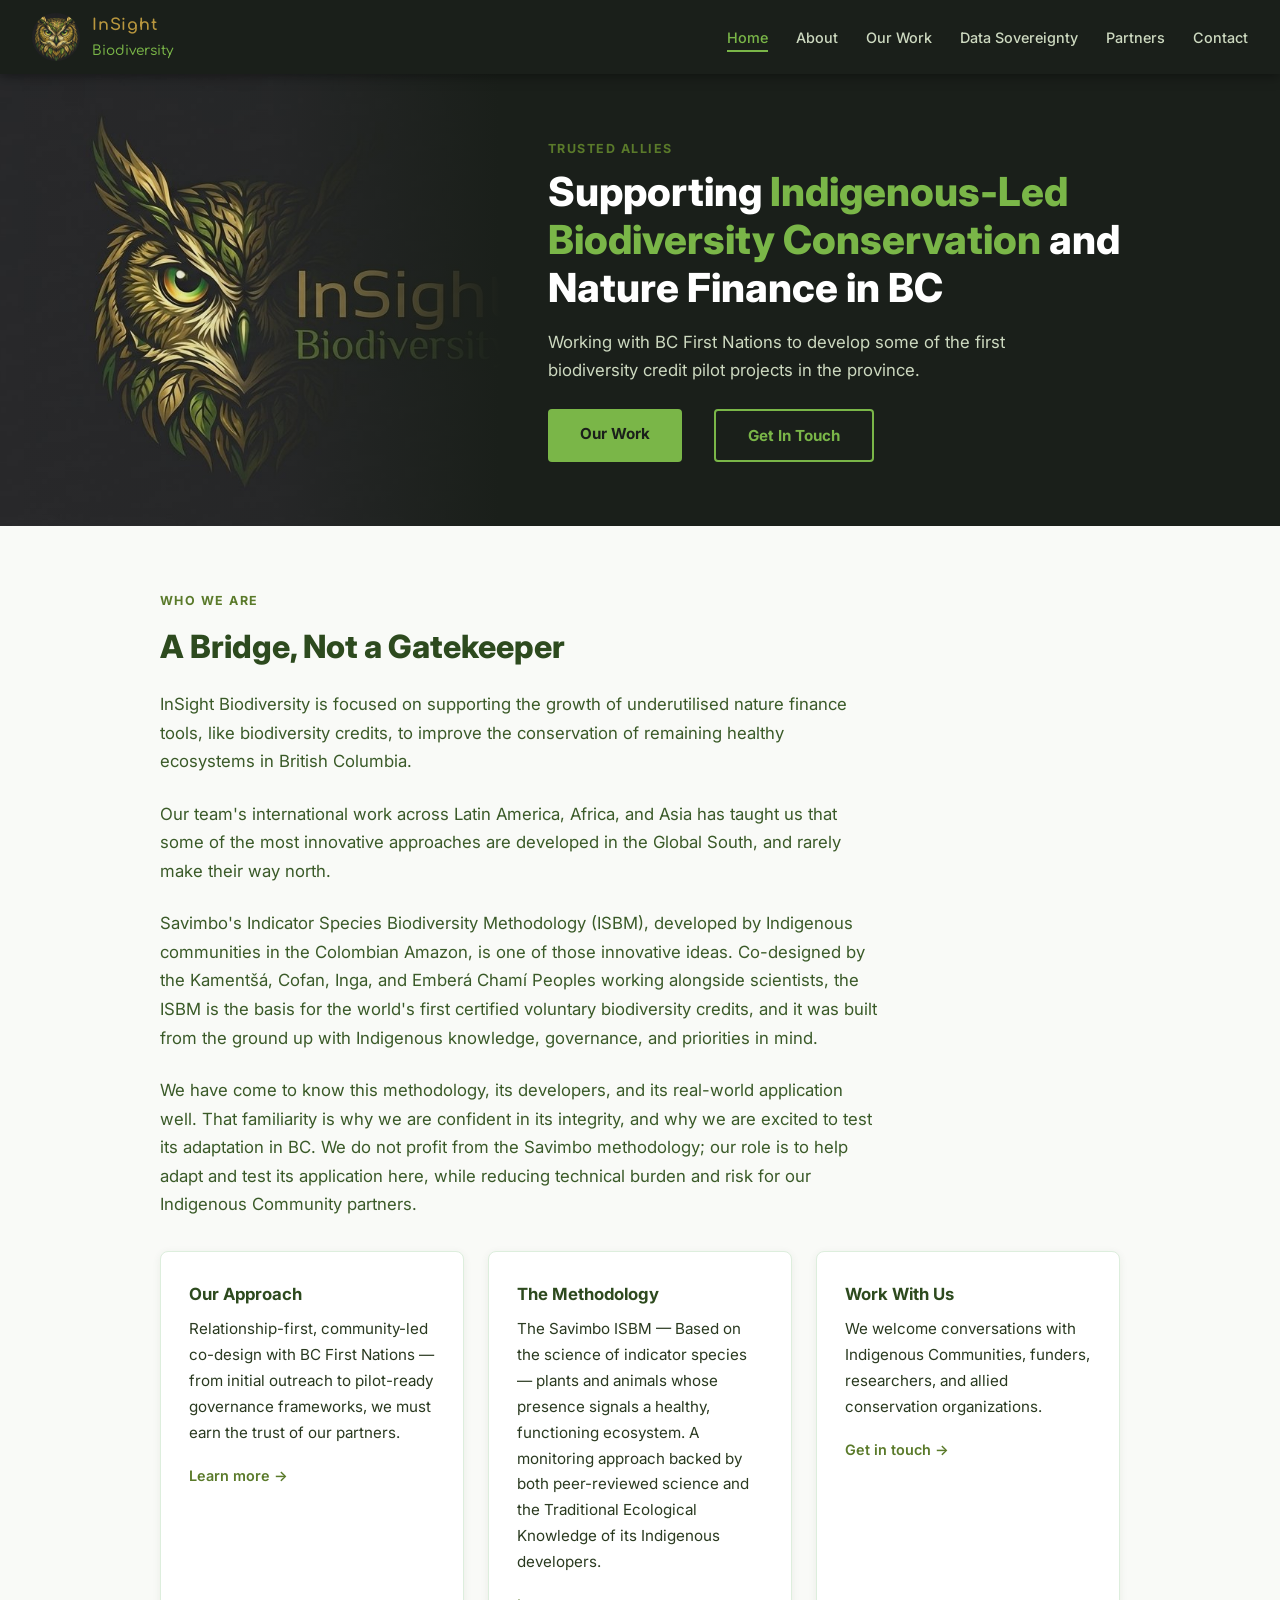
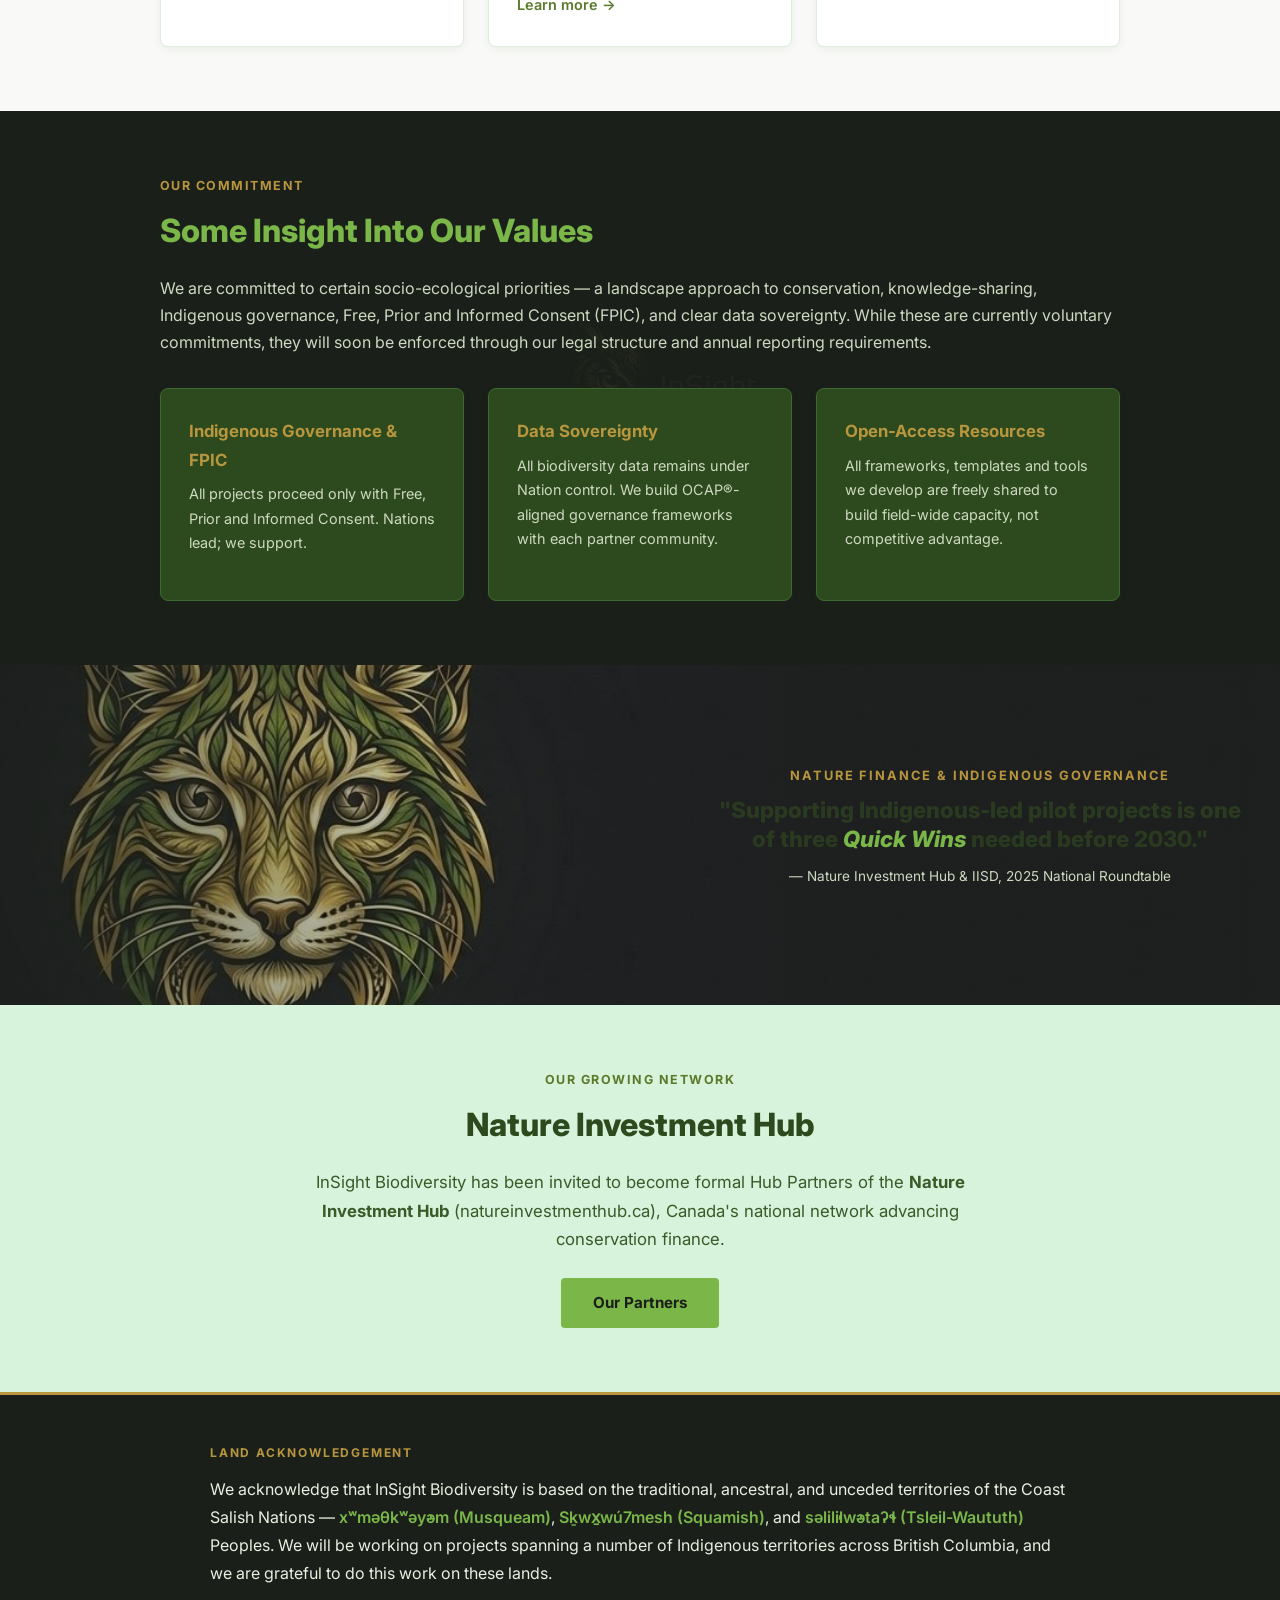
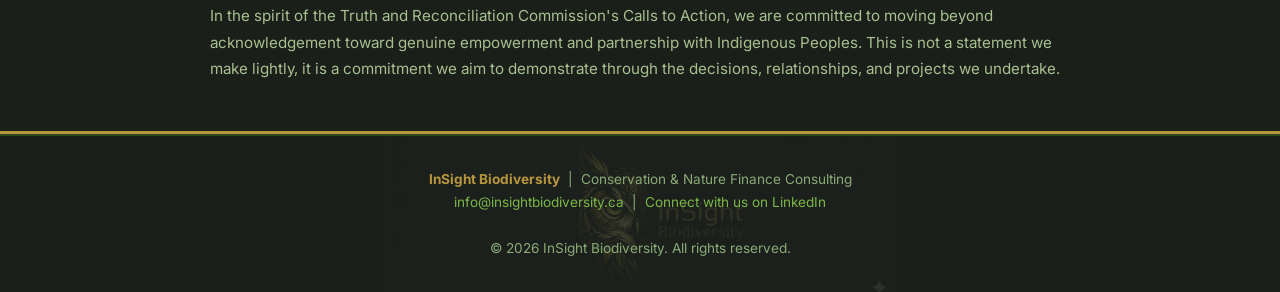
<file: index.html>
<!DOCTYPE html>
<html lang="en">
<head>
  <meta charset="UTF-8">
  <meta name="viewport" content="width=device-width, initial-scale=1.0">
  <title>Home &mdash; InSight Biodiversity</title>
  <link rel="stylesheet" href="style.css">
  <link rel="preconnect" href="https://fonts.googleapis.com">
  <link rel="preconnect" href="https://fonts.gstatic.com" crossorigin>
  <link href="https://fonts.googleapis.com/css2?family=Comfortaa:wght@300..700&family=Inter:wght@400;500;600;700;800&display=swap" rel="stylesheet">
</head>

<body>
<nav>
  <div class="nav-logo">
    <img src="owl-logo-close.jpg" alt="InSight Biodiversity">
    <div class="nav-logo-text">
     <div class="top" style="font-family:'Comfortaa', sans-serif;">InSight</div>
<div class="bottom" style="font-family:'Comfortaa', sans-serif;">Biodiversity</div>

    </div>
  </div>
  <ul class="nav-links" id="navLinks">
    <li><a href="index.html" class="active">Home</a></li>
<li><a href="about.html">About</a></li>
<li><a href="work.html">Our Work</a></li>
<li><a href="data-sovereignty.html">Data Sovereignty</a></li>
<li><a href="partners.html">Partners</a></li>
<li><a href="contact.html">Contact</a></li>
  </ul>
  <div class="nav-toggle" onclick="document.getElementById('navLinks').classList.toggle('open')">
    <span></span><span></span><span></span>
  </div>
</nav>
<section style="background:var(--dark);padding:0;overflow:hidden;">
  <div style="display:flex;flex-wrap:wrap;min-height:380px;">
    <!-- Left: owl image panel -->
    <div style="flex:0 0 500px;min-height:380px;
                background:url('owl-logo.jpg') center/cover no-repeat;
                position:relative;order:0;">
      <div style="position:absolute;inset:0;
                  background:linear-gradient(to left,var(--dark) 0%,rgba(26,31,26,0.15) 45%,rgba(26,31,26,0.0) 100%);"></div>
    </div>
    <!-- Right: text -->
    <div style="flex:1 1 340px;padding:4rem 3rem;display:flex;
                flex-direction:column;justify-content:center;order:1;">
      <p class="section-label">Trusted Allies</p>
      <h1 style="color:white;font-size:clamp(1.6rem,3.2vw,2.5rem);
                 font-weight:800;line-height:1.2;margin-bottom:1rem;">Supporting <span style="color:var(--lime)">Indigenous-Led Biodiversity Conservation</span> and Nature Finance in BC</h1>
      <p style="color:#cdd9c0;font-size:1.05rem;max-width:500px;margin-bottom:1.5rem;">Working with BC First Nations to develop some of the first biodiversity credit pilot projects in the province.</p>
      <div style="display:flex;gap:1rem;flex-wrap:wrap;">
  <a href="work.html" class="btn btn-primary">Our Work</a>
  <a href="contact.html" class="btn btn-outline">Get In Touch</a>
</div>

    </div>
  </div>
</section>
<section>
  <div class="section-inner">
    <p class="section-label">Who We Are</p>
<h2>A Bridge, Not a Gatekeeper</h2>

<p class="lead">InSight Biodiversity is focused on supporting the growth of underutilised nature finance tools, like biodiversity credits, to improve the conservation of remaining healthy ecosystems in British Columbia.</p>

<p class="lead">Our team's international work across Latin America, Africa, and Asia has taught us that some of the most innovative approaches are developed in the Global South, and rarely make their way north.</p>

<p class="lead">Savimbo's Indicator Species Biodiversity Methodology (ISBM), developed by Indigenous communities in the Colombian Amazon, is one of those innovative ideas. Co-designed by the Kamentšá, Cofan, Inga, and Emberá Chamí Peoples working alongside scientists, the ISBM is the basis for the world's first certified voluntary biodiversity credits, and it was built from the ground up with Indigenous knowledge, governance, and priorities in mind.</p>

<p class="lead">We have come to know this methodology, its developers, and its real-world application well. That familiarity is why we are confident in its integrity, and why we are excited to test its adaptation in BC. We do not profit from the Savimbo methodology; our role is to help adapt and test its application here, while reducing technical burden and risk for our Indigenous Community partners.</p>

    <div class="card-grid-3" style="margin-top:2rem">
      <div class="card">
       
        <h3>Our Approach</h3>
        <p>Relationship-first, community-led co-design with BC First Nations &mdash; from initial outreach to pilot-ready governance frameworks, we must earn the trust of our partners.</p>
        <a href="about.html" style="color:var(--mid);font-weight:600;font-size:0.9rem">Learn more &rarr;</a>
      </div>
      <div class="card">
       
        <h3>The Methodology</h3>
        <p>The Savimbo ISBM &mdash; Based on the science of indicator species — plants and animals whose presence signals a healthy, functioning ecosystem. A monitoring approach backed by both peer-reviewed science and the Traditional Ecological Knowledge of its Indigenous developers.</p>
        <a href="work.html" style="color:var(--mid);font-weight:600;font-size:0.9rem">Learn more &rarr;</a>
      </div>
      <div class="card">
        
        <h3>Work With Us</h3>
        <p>We welcome conversations with Indigenous Communities, funders, researchers, and allied conservation organizations.</p>
        <a href="contact.html" style="color:var(--mid);font-weight:600;font-size:0.9rem">Get in touch &rarr;</a>
      </div>
    </div>
  </div>
</section>

<section class="section-dark" style="position:relative;overflow:hidden;">
  <div style="position:absolute;inset:0;background:url('owl-logo.jpg') center/45% no-repeat;opacity:0.05;pointer-events:none;"></div>
  <div class="section-inner" style="position:relative;z-index:1;">
    <p class="section-label">Our Commitment</p>
    <h2>Some Insight Into Our Values</h2>
    <p>We are committed to certain socio-ecological priorities &mdash; a landscape approach to conservation, knowledge-sharing, Indigenous governance, Free, Prior and Informed Consent (FPIC), and clear data sovereignty. While these are currently voluntary commitments, they will soon be enforced through our legal structure and annual reporting requirements.</p>
    <div class="card-grid-3" style="margin-top:2rem">
      <div class="card" style="background:#2d4a1e;border-color:#3d6a2e">
        <h3 style="color:var(--gold)">Indigenous Governance &amp; FPIC</h3>
        <p style="color:#cdd9c0;font-size:0.9rem">All projects proceed only with Free, Prior and Informed Consent. Nations lead; we support.</p>
      </div>
      <div class="card" style="background:#2d4a1e;border-color:#3d6a2e">
        <h3 style="color:var(--gold)">Data Sovereignty</h3>
        <p style="color:#cdd9c0;font-size:0.9rem">All biodiversity data remains under Nation control. We build OCAP&reg;-aligned governance frameworks with each partner community.</p>
      </div>
      <div class="card" style="background:#2d4a1e;border-color:#3d6a2e">
        <h3 style="color:var(--gold)">Open-Access Resources</h3>
        <p style="color:#cdd9c0;font-size:0.9rem">All frameworks, templates and tools we develop are freely shared to build field-wide capacity, not competitive advantage.</p>
      </div>
    </div>
  </div>
</section>

<!-- LYNX FULL-WIDTH BANNER DIVIDER -->
<div style="width:100%;height:340px;background:url('lynx-banner-left.jpg') left/cover no-repeat;position:relative;overflow:hidden;">
  <div style="position:absolute;inset:0;background:linear-gradient(to right,rgba(26,31,26,0.6) 0%,rgba(26,31,26,0.1) 50%,rgba(26,31,26,0.6) 100%);"></div>
  <div style="position:absolute;inset:0;display:flex;align-items:center;justify-content:flex-end;z-index:1;">
    <div style="text-align:center;color:white;max-width:600px;padding:0 2rem;">
      <p style="font-size:0.8rem;font-weight:700;letter-spacing:0.15em;text-transform:uppercase;color:var(--gold);margin-bottom:0.5rem;">Nature Finance &amp; Indigenous Governance</p>
      <p style="font-size:1.4rem;font-weight:800;line-height:1.3;margin:0;">"Supporting Indigenous-led pilot projects is one of three <em style="color:var(--lime)">Quick Wins</em> needed before 2030."</p>
      <p style="font-size:0.85rem;color:#cdd9c0;margin-top:0.75rem;">&mdash; Nature Investment Hub &amp; IISD, 2025 National Roundtable</p>
    </div>
  </div>
</div>

<section class="section-light">
  <div class="section-inner" style="text-align:center">
    <p class="section-label">Our Growing Network</p>
    <h2>Nature Investment Hub</h2>
    <p class="lead" style="margin:0 auto 1.5rem">InSight Biodiversity has been invited to become formal Hub Partners of the <strong>Nature Investment Hub</strong> (natureinvestmenthub.ca), Canada's national network advancing conservation finance.</p>
    <a href="partners.html" class="btn btn-primary">Our Partners</a>
  </div>
</section>


<!-- LAND ACKNOWLEDGEMENT BANNER -->
<section style="background:#1a1f1a;border-top:3px solid var(--gold);border-bottom:3px solid var(--gold);padding:3rem 0;">
  <div class="section-inner" style="max-width:860px;">
    <div style="display:flex;align-items:flex-start;gap:1.5rem;flex-wrap:wrap;">
      
      <div>
        <p style="font-size:0.75rem;font-weight:700;letter-spacing:0.15em;text-transform:uppercase;
                  color:var(--gold);margin-bottom:0.75rem;">Land Acknowledgement</p>
        <p style="color:#e8f0e0;font-size:1rem;line-height:1.75;margin-bottom:1rem;">
          We acknowledge that InSight Biodiversity is based on the traditional, ancestral, and unceded
          territories of the Coast Salish Nations &mdash;
          <span style="color:var(--lime);font-weight:600;">xʷməθkʷəy̓əm (Musqueam)</span>,
          <span style="color:var(--lime);font-weight:600;">Sḵwx̱wú7mesh (Squamish)</span>, and
          <span style="color:var(--lime);font-weight:600;">səlil̓ilw̓ətaʔɬ (Tsleil-Waututh)</span> Peoples.
          We will be working on projects spanning a number of Indigenous territories across British Columbia,
          and we are grateful to do this work on these lands.
        </p>
        <p style="color:#a8c090;font-size:0.95rem;line-height:1.75;margin:0;">
          In the spirit of the Truth and Reconciliation Commission's Calls to Action, we are committed to
          moving beyond acknowledgement toward genuine empowerment and partnership with Indigenous Peoples.
          This is not a statement we make lightly, it is a commitment we aim to demonstrate
          through the decisions, relationships, and projects we undertake.
        </p>
      </div>
    </div>
  </div>
</section>
<footer style="position:relative;overflow:hidden;">
  <div style="position:absolute;inset:0;background:url('owl-logo.jpg') center/40% no-repeat;opacity:0.15;pointer-events:none;"></div>
  <div style="position:relative;z-index:1;">
    <strong>InSight Biodiversity</strong> &nbsp;|&nbsp; Conservation & Nature Finance Consulting<br>
    <a href="mailto:info@insightbiodiversity.ca" target="_blank" rel="noopener noreferrer">info@insightbiodiversity.ca</a>
&nbsp;|&nbsp;
<a href="https://www.linkedin.com/company/insight-biodiversity/" target="_blank" rel="noopener noreferrer">Connect with us on LinkedIn</a><br><br>
    &copy; 2026 InSight Biodiversity. All rights reserved.
  </div>
</footer>
</body>
</html>
</file>
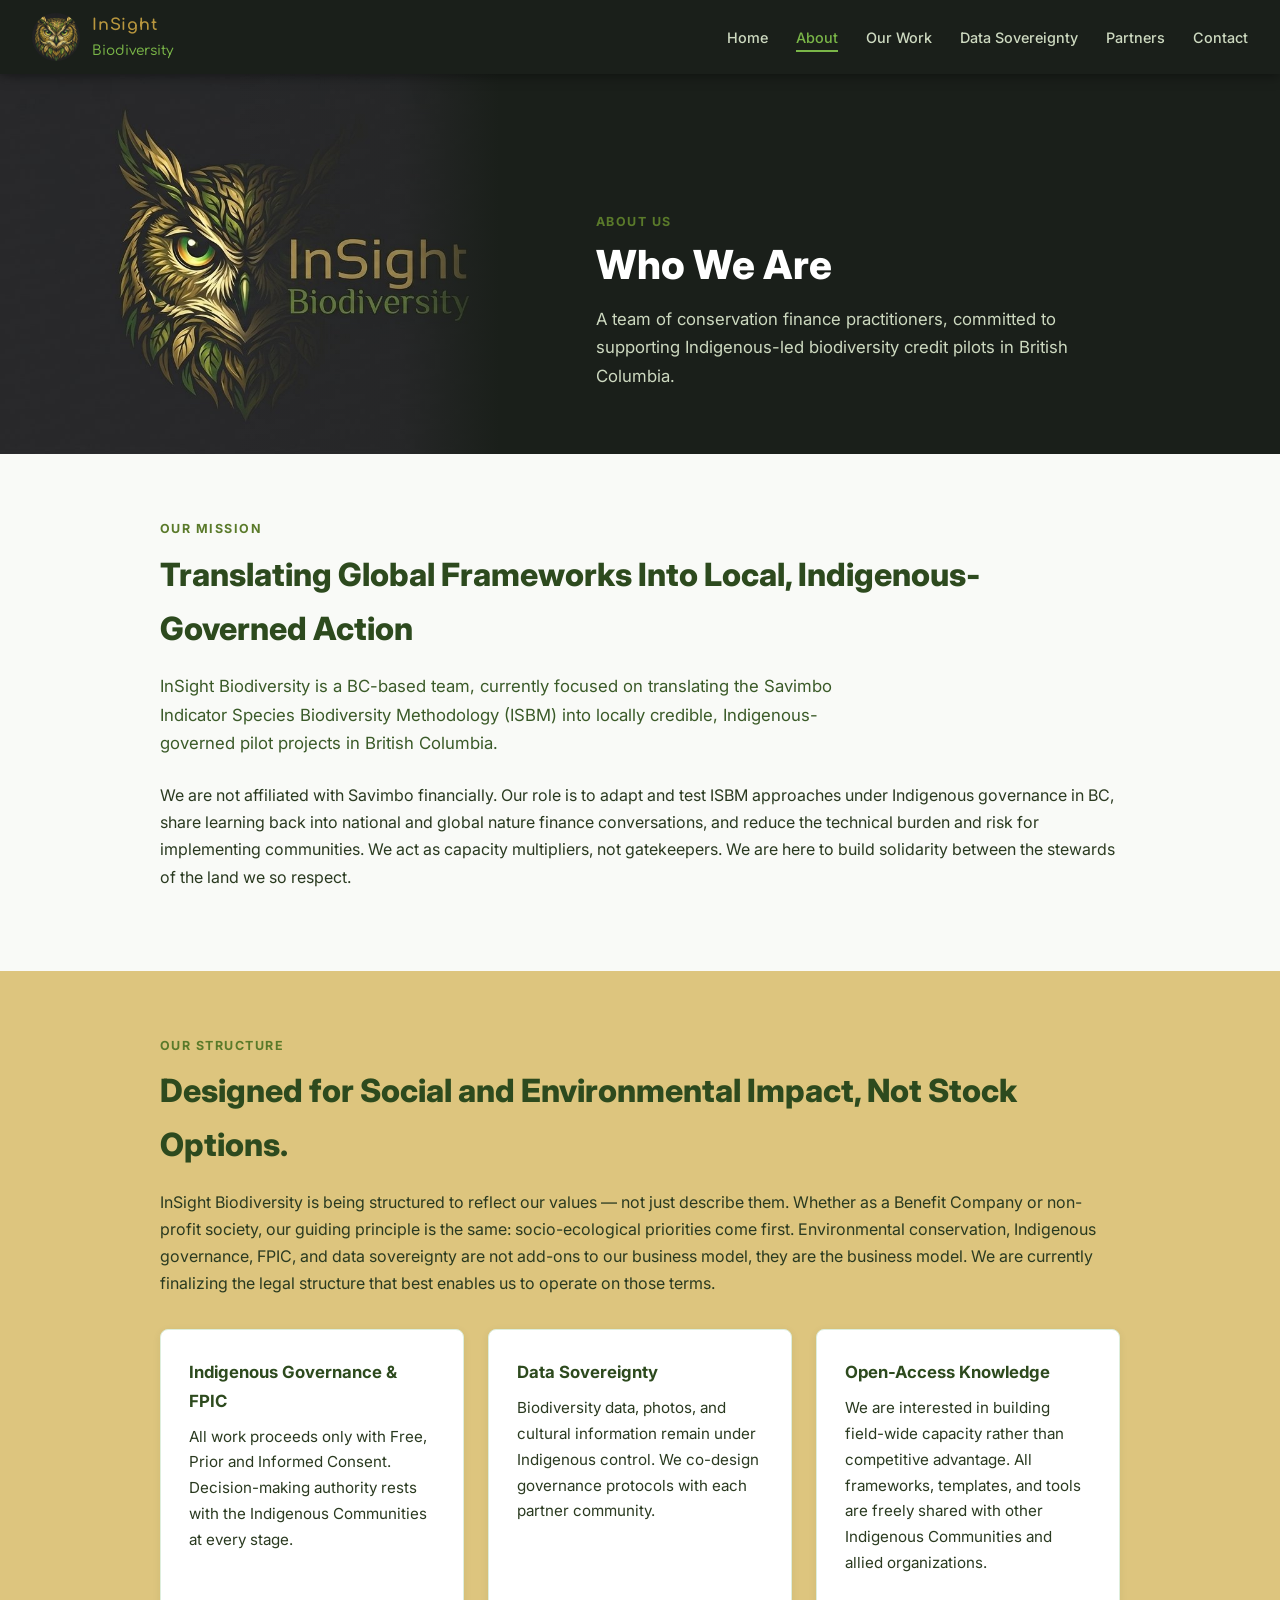
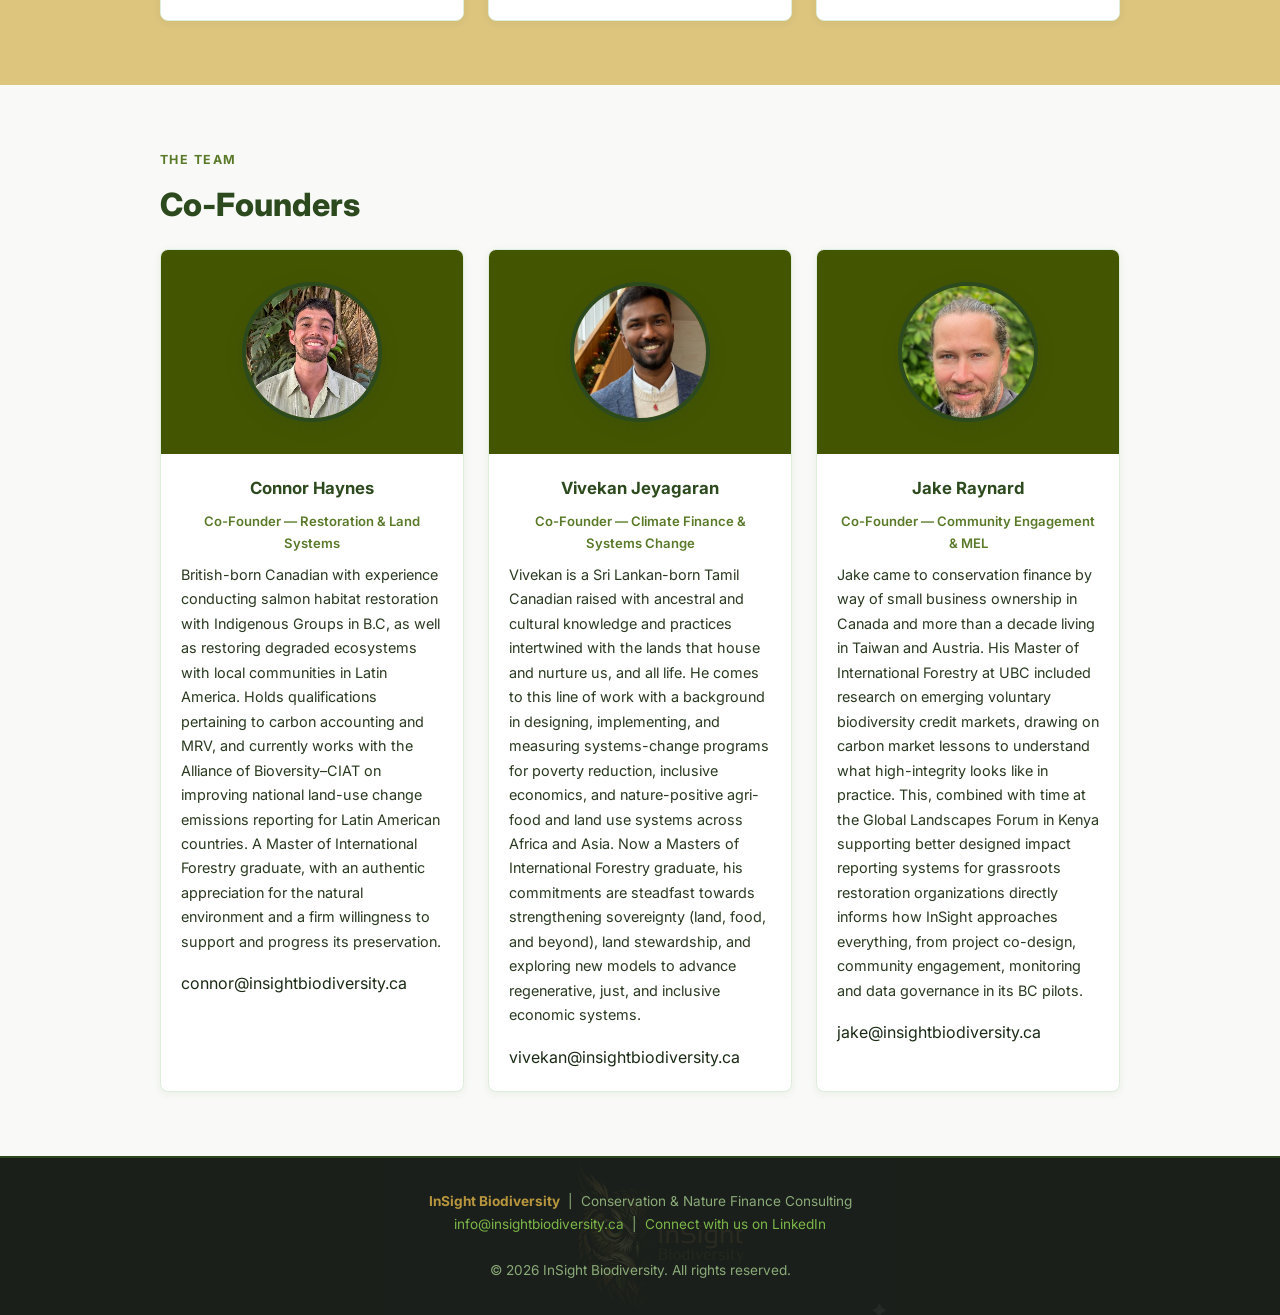
<file: about.html>
<!DOCTYPE html>
<html lang="en">
<head>
  <meta charset="UTF-8">
  <meta name="viewport" content="width=device-width, initial-scale=1.0">
  <title>Home &mdash; InSight Biodiversity</title>
  <link rel="stylesheet" href="style.css">
  <link rel="preconnect" href="https://fonts.googleapis.com">
  <link rel="preconnect" href="https://fonts.gstatic.com" crossorigin>
  <link href="https://fonts.googleapis.com/css2?family=Comfortaa:wght@300..700&family=Inter:wght@400;500;600;700;800&display=swap" rel="stylesheet">
</head>
<body>
<nav>
  <div class="nav-logo">
    <img src="owl-logo-close.jpg" alt="InSight Biodiversity">
    <div class="nav-logo-text">
     <div class="top" style="font-family:'Comfortaa', sans-serif;">InSight</div>
<div class="bottom" style="font-family:'Comfortaa', sans-serif;">Biodiversity</div>

    </div>
  </div>
  <ul class="nav-links" id="navLinks">
    <li><a href="index.html">Home</a></li>
<li><a href="about.html" class="active">About</a></li>
<li><a href="work.html">Our Work</a></li>
<li><a href="data-sovereignty.html">Data Sovereignty</a></li>
<li><a href="partners.html">Partners</a></li>
<li><a href="contact.html">Contact</a></li>
  </ul>
  <div class="nav-toggle" onclick="document.getElementById('navLinks').classList.toggle('open')">
    <span></span><span></span><span></span>
  </div>
</nav>
<section style="background:var(--dark);padding:0;overflow:hidden;">
  <div style="display:flex;flex-wrap:wrap;min-height:380px;">
    <!-- Left: owl image panel -->
    <div style="flex:0 0 500px;min-height:380px;
                background:url('owl-logo.jpg') center/cover no-repeat;
                position:relative;order:0;">
      <div style="position:absolute;inset:0;
                  background:linear-gradient(to left,var(--dark) 0%,rgba(26,31,26,0.15) 20%,rgba(26,31,26,0.0) 55%);"></div>
    </div>
    <!-- Right: text -->
    <div style="flex:1 1 340px;padding:4rem 3rem 4rem 6rem;display:flex;
                flex-direction:column;justify-content:flex-end;order:1;">
      <p class="section-label">About Us</p>
      <h1 style="color:white;font-size:clamp(1.6rem,3.2vw,2.5rem);
                 font-weight:800;line-height:1.2;margin-bottom:1rem;">Who We Are</h1>
      <p style="color:#cdd9c0;font-size:1.05rem;max-width:500px;margin-bottom:0;">A team of conservation finance practitioners, committed to supporting Indigenous-led biodiversity credit pilots in British Columbia.</p>
      
    </div>
  </div>
</section>
<section>
  <div class="section-inner">
    <p class="section-label">Our Mission</p>
    <h2>Translating Global Frameworks Into Local, Indigenous-Governed Action</h2>
    <p class="lead">InSight Biodiversity is a BC-based team, currently focused on translating the Savimbo Indicator Species Biodiversity Methodology (ISBM) into locally credible, Indigenous-governed pilot projects in British Columbia.</p>
    <p>We are not affiliated with Savimbo financially. Our role is to adapt and test ISBM approaches under Indigenous governance in BC, share learning back into national and global nature finance conversations, and reduce the technical burden and risk for implementing communities. We act as capacity multipliers, not gatekeepers. We are here to build solidarity between the stewards of the land we so respect.</p>
  </div>
</section>

<section class="section-light" style="background:#ddc57e;">
  <div class="section-inner">
    <p class="section-label">Our Structure</p>
    <h2>Designed for Social and Environmental Impact, Not Stock Options.

 </h2>
    <p>InSight Biodiversity is being structured to reflect our values — not just describe them. Whether as a Benefit Company or non-profit society, our guiding principle is the same: socio-ecological priorities come first. Environmental conservation, Indigenous governance, FPIC, and data sovereignty are not add-ons to our business model, they are the business model. We are currently finalizing the legal structure that best enables us to operate on those terms.</p>
    <div class="card-grid-2" style="margin-top:2rem">
      <div class="card"><h3>Indigenous Governance &amp; FPIC</h3><p>All work proceeds only with Free, Prior and Informed Consent. Decision-making authority rests with the Indigenous Communities at every stage.</p></div>
      <div class="card"><h3>Data Sovereignty</h3><p>Biodiversity data, photos, and cultural information remain under Indigenous control. We co-design governance protocols with each partner community.</p></div>
      <div class="card"><h3>Open-Access Knowledge</h3><p>We are interested in building field-wide capacity rather than competitive advantage. All frameworks, templates, and tools are freely shared with other Indigenous Communities and allied organizations.</p></div>
      
    </div>
  </div>
</section>

<section>
  <div class="section-inner">
    <p class="section-label">The Team</p>
    <h2>Co-Founders</h2>
    <div class="team-grid">
      <div class="team-card">
        <div style="background:#445500;padding:2rem;text-align:center;">
          <img src="connor-haynes.jpg" alt="Connor Haynes" style="width:140px;height:140px;object-fit:cover;border-radius:50%;display:block;margin:0 auto;border:4px solid var(--forest);box-shadow:0 4px 16px rgba(45,74,30,0.25);">
        </div>
        <div class="team-info">
          <h3 style="text-align:center">Connor Haynes</h3>
          <p class="role" style="text-align:center">Co-Founder &mdash; Restoration &amp; Land Systems</p>
          <p style="font-size:0.9rem">British-born Canadian with experience conducting salmon habitat restoration with Indigenous Groups in B.C, as well as restoring degraded ecosystems with local communities in Latin America. Holds qualifications pertaining to carbon accounting and MRV, and currently works with the Alliance of Bioversity–CIAT on improving national land-use change emissions reporting for Latin American countries. A Master of International Forestry graduate, with an authentic appreciation for the natural environment and a firm willingness to support and progress its preservation.</p>
       <a href="mailto:connor@insightbiodiversity.ca">connor@insightbiodiversity.ca</a>
        </div>
      </div>
      <div class="team-card">
        <div style="background:#445500;padding:2rem;text-align:center;">
          <img src="vivekan-jeyagaran.jpg" alt="Vivekan Jeyagaran" style="width:140px;height:140px;object-fit:cover;border-radius:50%;display:block;margin:0 auto;border:4px solid var(--forest);box-shadow:0 4px 16px rgba(45,74,30,0.25);">
        </div>
        <div class="team-info">
          <h3 style="text-align:center">Vivekan Jeyagaran</h3>
          <p class="role" style="text-align:center">Co-Founder &mdash; Climate Finance &amp; Systems Change</p>
          <p style="font-size:0.9rem">Vivekan is a Sri Lankan-born Tamil Canadian raised with ancestral and cultural knowledge and practices intertwined with the lands that house and nurture us, and all life. He comes to this line of work with a background in designing, implementing, and measuring systems-change programs for poverty reduction, inclusive economics, and nature-positive agri-food and land use systems across Africa and Asia. Now a Masters of International Forestry graduate, his commitments are steadfast towards strengthening sovereignty (land, food, and beyond), land stewardship, and exploring new models to advance regenerative, just, and inclusive economic systems.</p>
       <a href="mailto:vivekan@insightbiodiversity.ca">vivekan@insightbiodiversity.ca</a>
        </div>
      </div>
      <div class="team-card">
        <div style="background:#445500;padding:2rem;text-align:center;">
          <img src="jake-raynard.jpg" alt="Jake Raynard" style="width:140px;height:140px;object-fit:cover;object-position:center top; border-radius:50%;display:block;margin:0 auto;border:4px solid var(--forest);box-shadow:0 4px 16px rgba(45,74,30,0.25);">
        </div>
        <div class="team-info">
          <h3 style="text-align:center">Jake Raynard</h3>
          <p class="role" style="text-align:center">Co-Founder &mdash; Community Engagement &amp; MEL</p>
          <p style="font-size:0.9rem">Jake came to conservation finance by way of small business ownership in Canada and more than a decade living in Taiwan and Austria. His Master of International Forestry at UBC included research on emerging voluntary biodiversity credit markets, drawing on carbon market lessons to understand what high-integrity looks like in practice. This, combined with time at the Global Landscapes Forum in Kenya supporting better designed impact reporting systems for grassroots restoration organizations directly informs how InSight approaches everything, from project co-design, community engagement, monitoring and data governance in its BC pilots.</p>
       <a href="mailto:jake@insightbiodiversity.ca">jake@insightbiodiversity.ca</a>
        </div>
         
      </div>
    </div>
  </div>
</section>

<footer style="position:relative;overflow:hidden;">
  <div style="position:absolute;inset:0;background:url('owl-logo.jpg') center/40% no-repeat;opacity:0.1;pointer-events:none;"></div>
  <div style="position:relative;z-index:1;">
    <strong>InSight Biodiversity</strong> &nbsp;|&nbsp; Conservation & Nature Finance Consulting<br>
   <a href="mailto:info@insightbiodiversity.ca" target="_blank" rel="noopener noreferrer">info@insightbiodiversity.ca</a>
&nbsp;|&nbsp;
<a href="https://www.linkedin.com/company/insight-biodiversity/" target="_blank" rel="noopener noreferrer">Connect with us on LinkedIn</a><br><br>

    &copy; 2026 InSight Biodiversity. All rights reserved.
  </div>
</footer>
</body>
</html>
</file>
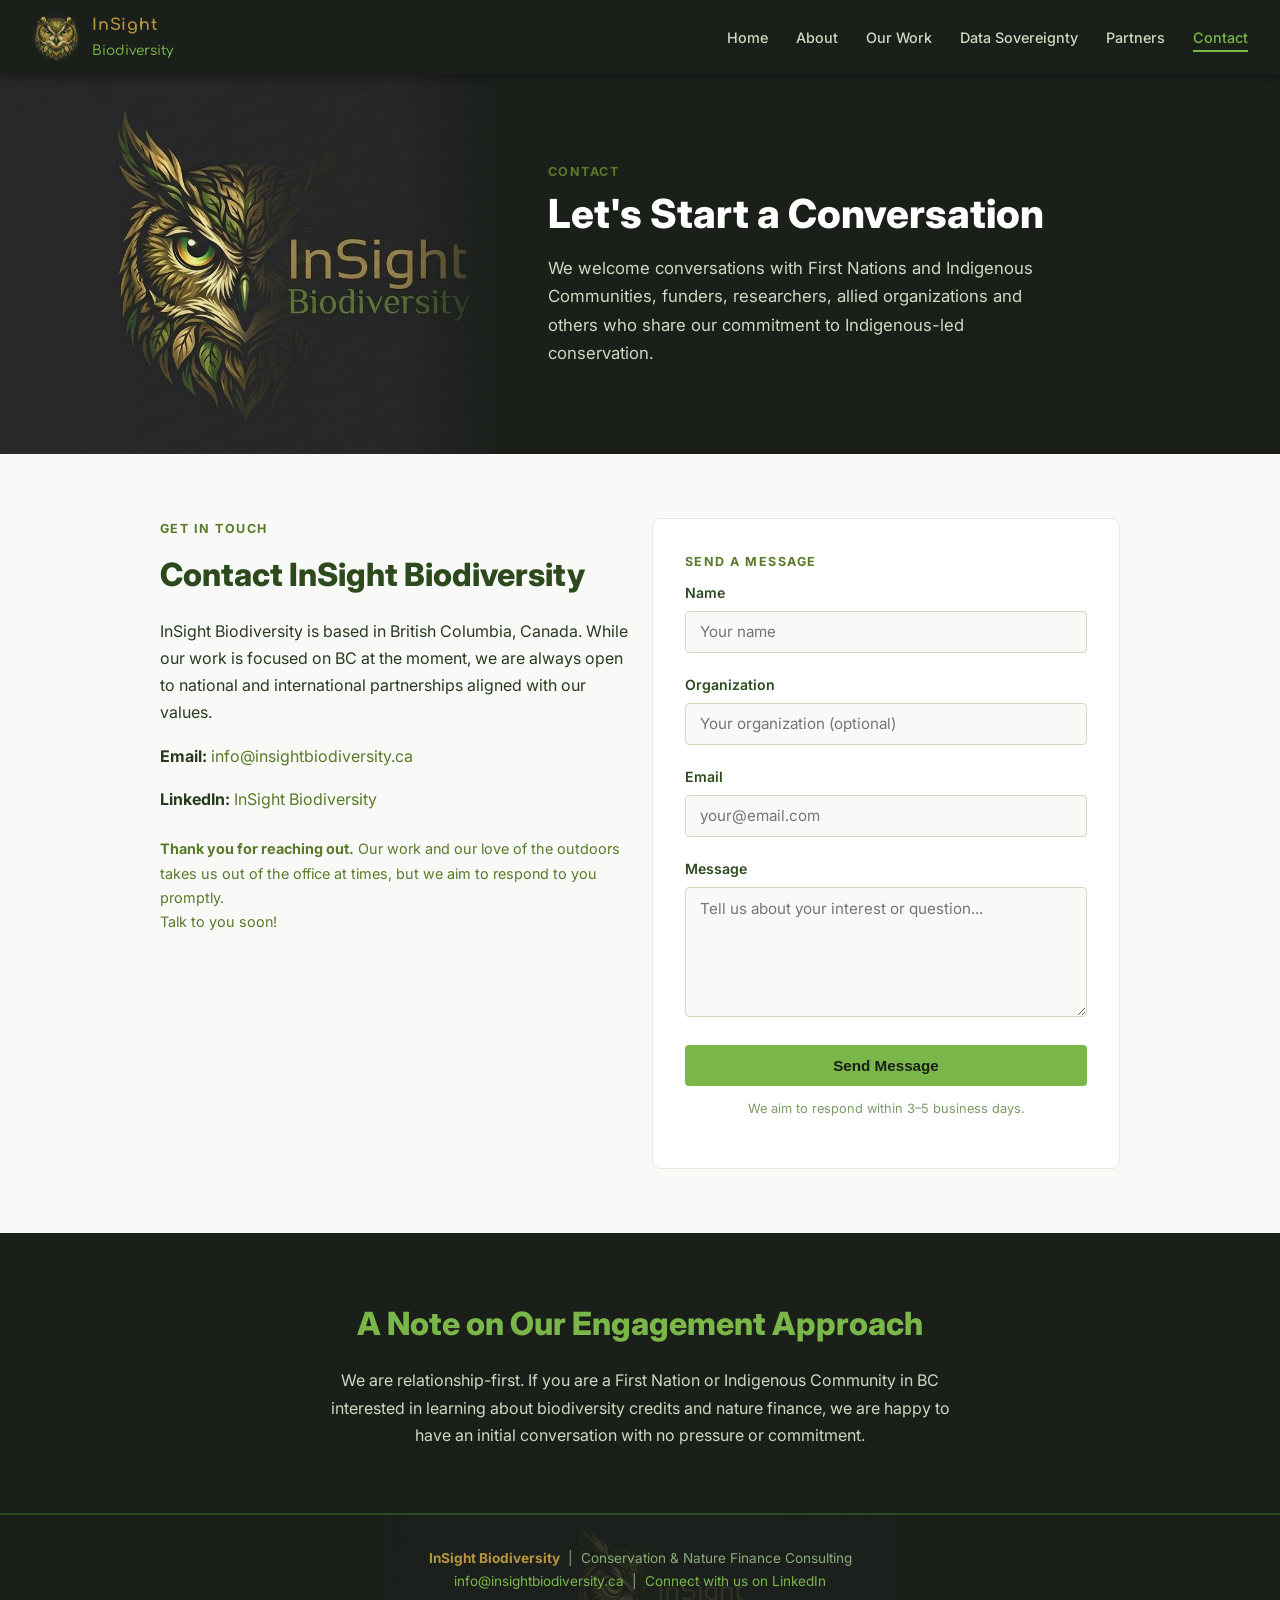
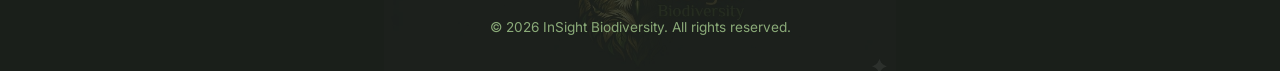
<file: contact.html>
<!DOCTYPE html>
<html lang="en">
<head>
   <meta charset="UTF-8">
  <meta name="viewport" content="width=device-width, initial-scale=1.0">
  <title>Home &mdash; InSight Biodiversity</title>
  <link rel="stylesheet" href="style.css">
  <link rel="preconnect" href="https://fonts.googleapis.com">
  <link rel="preconnect" href="https://fonts.gstatic.com" crossorigin>
  <link href="https://fonts.googleapis.com/css2?family=Comfortaa:wght@300..700&family=Inter:wght@400;500;600;700;800&display=swap" rel="stylesheet">
</head>
<body>
<nav>
 <div class="nav-logo">
    <img src="owl-logo-close.jpg" alt="InSight Biodiversity">
    <div class="nav-logo-text">
     <div class="top" style="font-family:'Comfortaa', sans-serif;">InSight</div>
<div class="bottom" style="font-family:'Comfortaa', sans-serif;">Biodiversity</div>
    </div>
  </div>
  <ul class="nav-links" id="navLinks">
    <li><a href="index.html">Home</a></li>
<li><a href="about.html">About</a></li>
<li><a href="work.html">Our Work</a></li>
<li><a href="data-sovereignty.html">Data Sovereignty</a></li>
<li><a href="partners.html">Partners</a></li>
<li><a href="contact.html" class="active">Contact</a></li>
  </ul>
  <div class="nav-toggle" onclick="document.getElementById('navLinks').classList.toggle('open')">
    <span></span><span></span><span></span>
  </div>
</nav>
<section style="background:var(--dark);padding:0;overflow:hidden;">
  <div style="display:flex;flex-wrap:wrap;min-height:380px;">
    <!-- Left: owl image panel -->
    <div style="flex:0 0 500px;min-height:380px;
                background:url('owl-logo.jpg') center/cover no-repeat;
                position:relative;order:0;">
      <div style="position:absolute;inset:0;
                  background:linear-gradient(to left,var(--dark) 0%,rgba(26,31,26,0.15) 20%,rgba(26,31,26,0.0) 100%);"></div>
    </div>
    <!-- Right: text -->
    <div style="flex:1 1 340px;padding:4rem 3rem;display:flex;
                flex-direction:column;justify-content:center;order:1;">
      <p class="section-label">Contact</p>
      <h1 style="color:white;font-size:clamp(1.6rem,3.2vw,2.5rem);
                 font-weight:800;line-height:1.2;margin-bottom:1rem;">Let's Start a Conversation</h1>
      <p style="color:#cdd9c0;font-size:1.05rem;max-width:500px;margin-bottom:0;">We welcome conversations with First Nations and Indigenous Communities, funders, researchers, allied organizations and others who share our commitment to Indigenous-led conservation.</p>
      
    </div>
  </div>
</section>
<section>
  <div class="section-inner">
    <div class="card-grid-2">
      <div>
        <p class="section-label">Get In Touch</p>
        <h2>Contact InSight Biodiversity</h2>
        <p>InSight Biodiversity is based in British Columbia, Canada. While our work is focused on BC at the moment, we are always open to national and international partnerships aligned with our values.</p>
        <p><strong>Email:</strong> <a href="mailto:info@insightbiodiversity.ca" style="color:var(--mid)">info@insightbiodiversity.ca</a></p>
        <p><strong>LinkedIn:</strong> <a href="https://www.linkedin.com/company/insight-biodiversity/" style="color:var(--mid)">InSight Biodiversity</a></p>
        <p style="margin-top:1.5rem;font-size:0.9rem;color:#5a7a2a"><strong>Thank you for reaching out.</strong> Our work and our love of the outdoors takes us out of the office at times, but we aim to respond to you promptly.<br>Talk to you soon!</p>
      </div>
      <form action="https://formspree.io/f/mzdjnvab" method="POST">
  <div class="contact-form">
    <p class="section-label">Send a Message</p>
    <div class="form-group"><label for="name">Name</label><input type="text" id="name" name="name" placeholder="Your name"></div>
    <div class="form-group"><label for="org">Organization</label><input type="text" id="org" name="org" placeholder="Your organization (optional)"></div>
    <div class="form-group"><label for="email">Email</label><input type="email" id="email" name="email" placeholder="your@email.com"></div>
    <div class="form-group"><label for="message">Message</label><textarea id="message" name="message" placeholder="Tell us about your interest or question..."></textarea></div>
    <button type="submit" class="btn btn-primary" style="width:100%">Send Message</button>
    <p style="font-size:0.8rem;color:#7a9a68;margin-top:0.75rem;text-align:center">We aim to respond within 3–5 business days.</p>
  </div>
</form>

      </div>
    </div>
  </div>
</section>

<section class="section-dark">
  <div class="section-inner" style="text-align:center">
    <h2>A Note on Our Engagement Approach</h2>
    <p style="max-width:640px;margin:0 auto">We are relationship-first. If you are a First Nation or Indigenous Community in BC interested in learning about biodiversity credits and nature finance, we are happy to have an initial conversation with no pressure or commitment.</p>
  </div>
</section>

<footer style="position:relative;overflow:hidden;">
  <div style="position:absolute;inset:0;background:url('owl-logo.jpg') center/40% no-repeat;opacity:0.15;pointer-events:none;"></div>
  <div style="position:relative;z-index:1;">
    <strong>InSight Biodiversity</strong> &nbsp;|&nbsp; Conservation & Nature Finance Consulting<br>
    <a href="mailto:info@insightbiodiversity.ca" target="_blank" rel="noopener noreferrer">info@insightbiodiversity.ca</a>
&nbsp;|&nbsp;
<a href="https://www.linkedin.com/company/insight-biodiversity/" target="_blank" rel="noopener noreferrer">Connect with us on LinkedIn</a><br><br>
    &copy; 2026 InSight Biodiversity. All rights reserved.
  </div>
</footer>
</body>
</html>
</file>
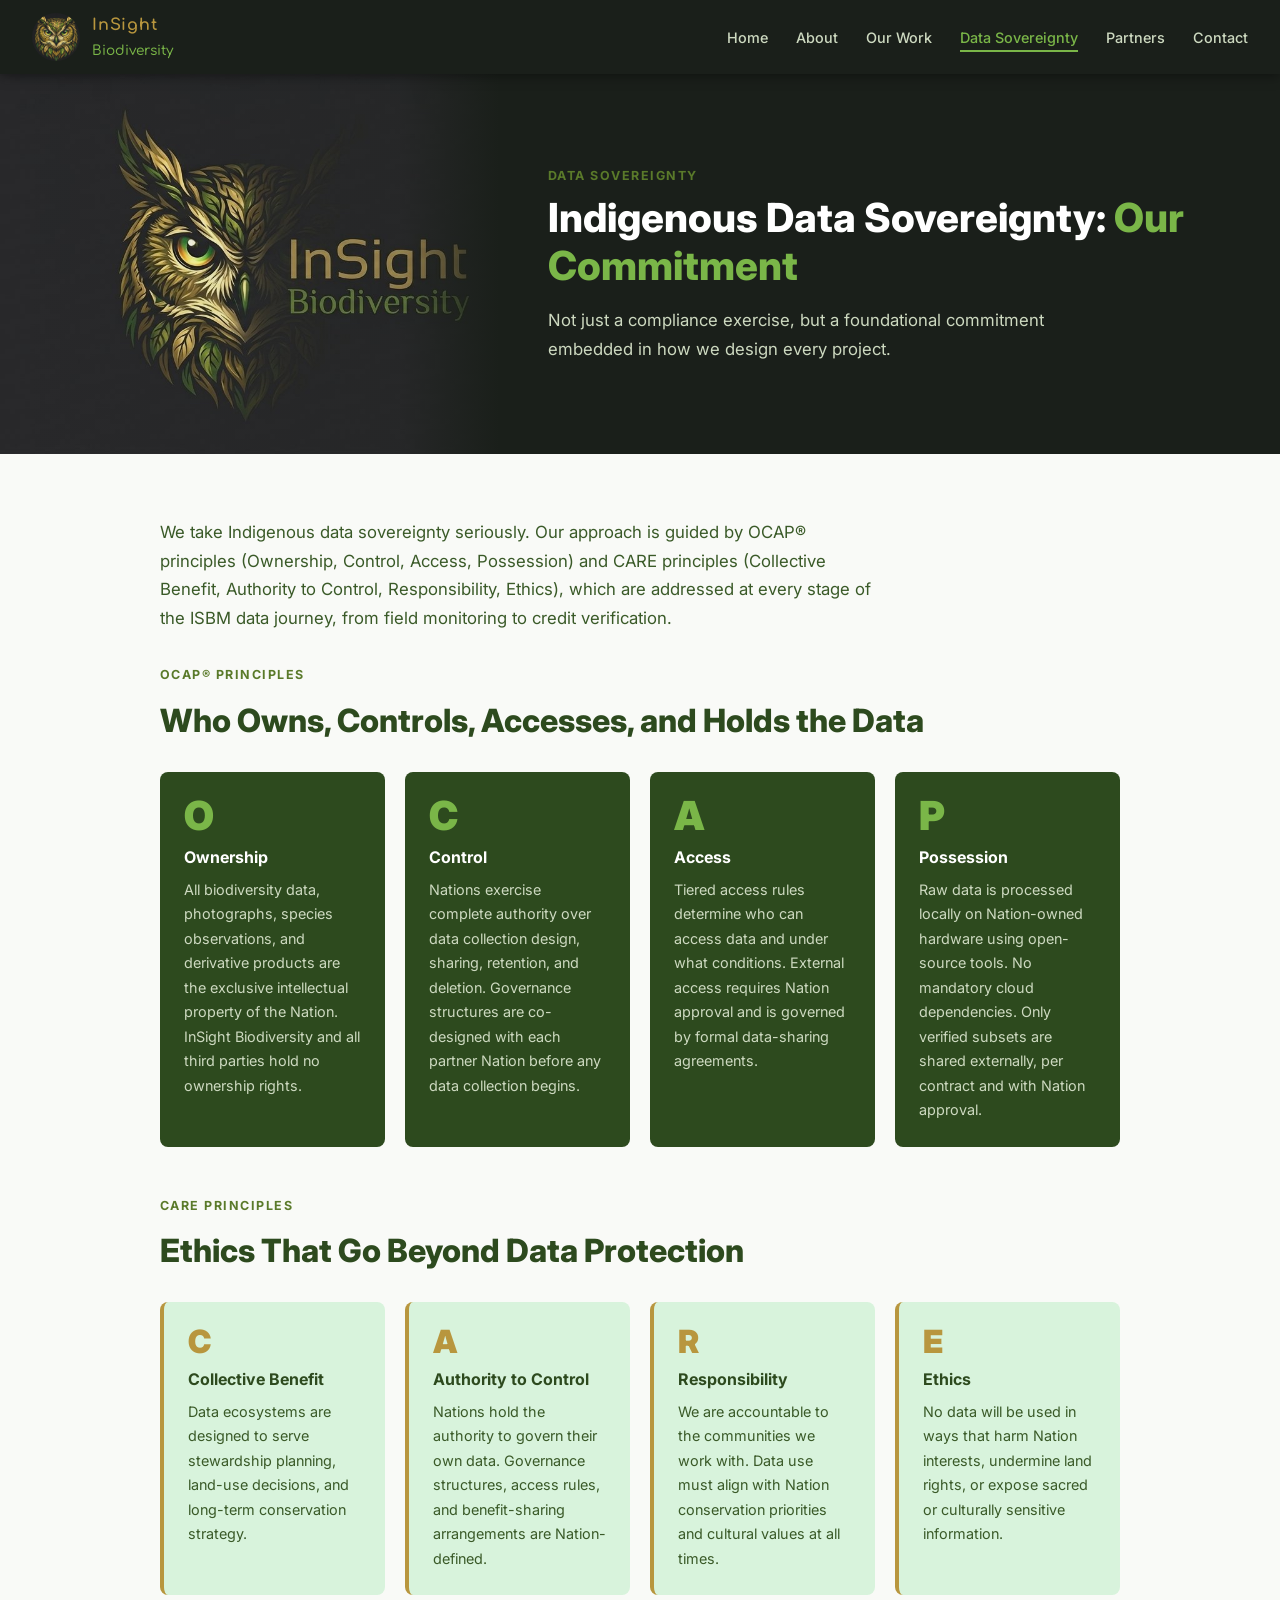
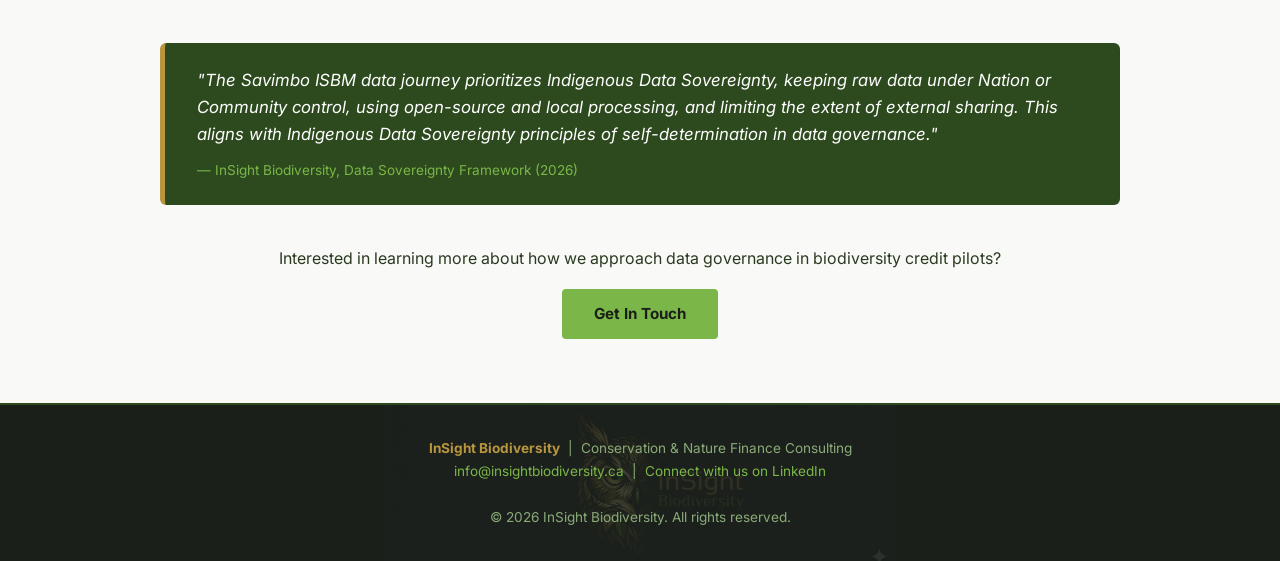
<file: data-sovereignty.html>
<!DOCTYPE html>
<html lang="en">
<head>
   <meta charset="UTF-8">
  <meta name="viewport" content="width=device-width, initial-scale=1.0">
  <title>Home &mdash; InSight Biodiversity</title>
  <link rel="stylesheet" href="style.css">
  <link rel="preconnect" href="https://fonts.googleapis.com">
  <link rel="preconnect" href="https://fonts.gstatic.com" crossorigin>
  <link href="https://fonts.googleapis.com/css2?family=Comfortaa:wght@300..700&family=Inter:wght@400;500;600;700;800&display=swap" rel="stylesheet">
</head>
<body>
<nav>
  <div class="nav-logo">
    <img src="owl-logo-close.jpg" alt="InSight Biodiversity">
    <div class="nav-logo-text">
     <div class="top" style="font-family:'Comfortaa', sans-serif;">InSight</div>
<div class="bottom" style="font-family:'Comfortaa', sans-serif;">Biodiversity</div>

    </div>
  </div>
  <ul class="nav-links" id="navLinks">
    <li><a href="index.html">Home</a></li>
<li><a href="about.html">About</a></li>
<li><a href="work.html">Our Work</a></li>
<li><a href="data-sovereignty.html" class="active">Data Sovereignty</a></li>
<li><a href="partners.html">Partners</a></li>
<li><a href="contact.html">Contact</a></li>
  </ul>
  <div class="nav-toggle" onclick="document.getElementById('navLinks').classList.toggle('open')">
    <span></span><span></span><span></span>
  </div>
</nav>
<section style="background:var(--dark);padding:0;overflow:hidden;">
  <div style="display:flex;flex-wrap:wrap;min-height:380px;">
    <!-- Left: owl image panel -->
    <div style="flex:0 0 500px;min-height:380px;
                background:url('owl-logo.jpg') center/cover no-repeat;
                position:relative;order:0;">
      <div style="position:absolute;inset:0;
                  background:linear-gradient(to left,var(--dark) 0%,rgba(26,31,26,0.15) 20%,rgba(26,31,26,0.0) 100%);"></div>
    </div>
    <!-- Right: text -->
    <div style="flex:1 1 340px;padding:4rem 3rem;display:flex;
                flex-direction:column;justify-content:center;order:1;">
      <p class="section-label">Data Sovereignty</p>
      <h1 style="color:white;font-size:clamp(1.6rem,3.2vw,2.5rem);
                 font-weight:800;line-height:1.2;margin-bottom:1rem;">Indigenous Data Sovereignty: <span style="color:var(--lime)">Our Commitment</span></h1>
      <p style="color:#cdd9c0;font-size:1.05rem;max-width:500px;margin-bottom:0;">Not just a compliance exercise, but a foundational commitment embedded in how we design every project.</p>
      
    </div>
  </div>
</section>
<section>
  <div class="section-inner">
    <p class="lead">We take Indigenous data sovereignty seriously. Our approach is guided by OCAP&reg; principles (Ownership, Control, Access, Possession) and CARE principles (Collective Benefit, Authority to Control, Responsibility, Ethics), which are addressed at every stage of the ISBM data journey, from field monitoring to credit verification.</p>
    <p class="section-label" style="margin-top:2rem">OCAP&reg; Principles</p>
    <h2>Who Owns, Controls, Accesses, and Holds the Data</h2>
    <div class="ocap-grid">
      <div class="ocap-card"><div class="letter">O</div><h3>Ownership</h3><p>All biodiversity data, photographs, species observations, and derivative products are the exclusive intellectual property of the Nation. InSight Biodiversity and all third parties hold no ownership rights.</p></div>
      <div class="ocap-card"><div class="letter">C</div><h3>Control</h3><p>Nations exercise complete authority over data collection design, sharing, retention, and deletion. Governance structures are co-designed with each partner Nation before any data collection begins.</p></div>
      <div class="ocap-card"><div class="letter">A</div><h3>Access</h3><p>Tiered access rules determine who can access data and under what conditions. External access requires Nation approval and is governed by formal data-sharing agreements.</p></div>
      <div class="ocap-card"><div class="letter">P</div><h3>Possession</h3><p>Raw data is processed locally on Nation-owned hardware using open-source tools. No mandatory cloud dependencies. Only verified subsets are shared externally, per contract and with Nation approval.</p></div>
    </div>
    <p class="section-label" style="margin-top:3rem">CARE Principles</p>
    <h2>Ethics That Go Beyond Data Protection</h2>
    <div class="care-grid">
      <div class="care-card"><div class="letter">C</div><h3>Collective Benefit</h3><p>Data ecosystems are designed to serve stewardship planning, land-use decisions, and long-term conservation strategy.</p></div>
      <div class="care-card"><div class="letter">A</div><h3>Authority to Control</h3><p>Nations hold the authority to govern their own data. Governance structures, access rules, and benefit-sharing arrangements are Nation-defined.</p></div>
      <div class="care-card"><div class="letter">R</div><h3>Responsibility</h3><p>We are accountable to the communities we work with. Data use must align with Nation conservation priorities and cultural values at all times.</p></div>
      <div class="care-card"><div class="letter">E</div><h3>Ethics</h3><p>No data will be used in ways that harm Nation interests, undermine land rights, or expose sacred or culturally sensitive information.</p></div>
    </div>
    <div class="callout" style="margin-top:3rem">"The Savimbo ISBM data journey prioritizes Indigenous Data Sovereignty, keeping raw data under Nation or Community control, using open-source and local processing, and limiting the extent of external sharing. This aligns with Indigenous Data Sovereignty principles of self-determination in data governance."<cite>&mdash; InSight Biodiversity, Data Sovereignty Framework (2026)</cite></div>
    <div style="margin-top:2.5rem;text-align:center">
      <p style="margin-bottom:1rem">Interested in learning more about how we approach data governance in biodiversity credit pilots?</p>
      <a href="contact.html" class="btn btn-primary">Get In Touch</a>
    </div>
  </div>
</section>

<footer style="position:relative;overflow:hidden;">
  <div style="position:absolute;inset:0;background:url('owl-logo.jpg') center/40% no-repeat;opacity:0.15;pointer-events:none;"></div>
  <div style="position:relative;z-index:1;">
    <strong>InSight Biodiversity</strong> &nbsp;|&nbsp; Conservation & Nature Finance Consulting<br>
    <a href="mailto:info@insightbiodiversity.ca" target="_blank" rel="noopener noreferrer">info@insightbiodiversity.ca</a>
&nbsp;|&nbsp;
<a href="https://www.linkedin.com/company/insight-biodiversity/" target="_blank" rel="noopener noreferrer">Connect with us on LinkedIn</a><br><br>
    &copy; 2026 InSight Biodiversity. All rights reserved.
  </div>
</footer>
</body>
</html>
</file>
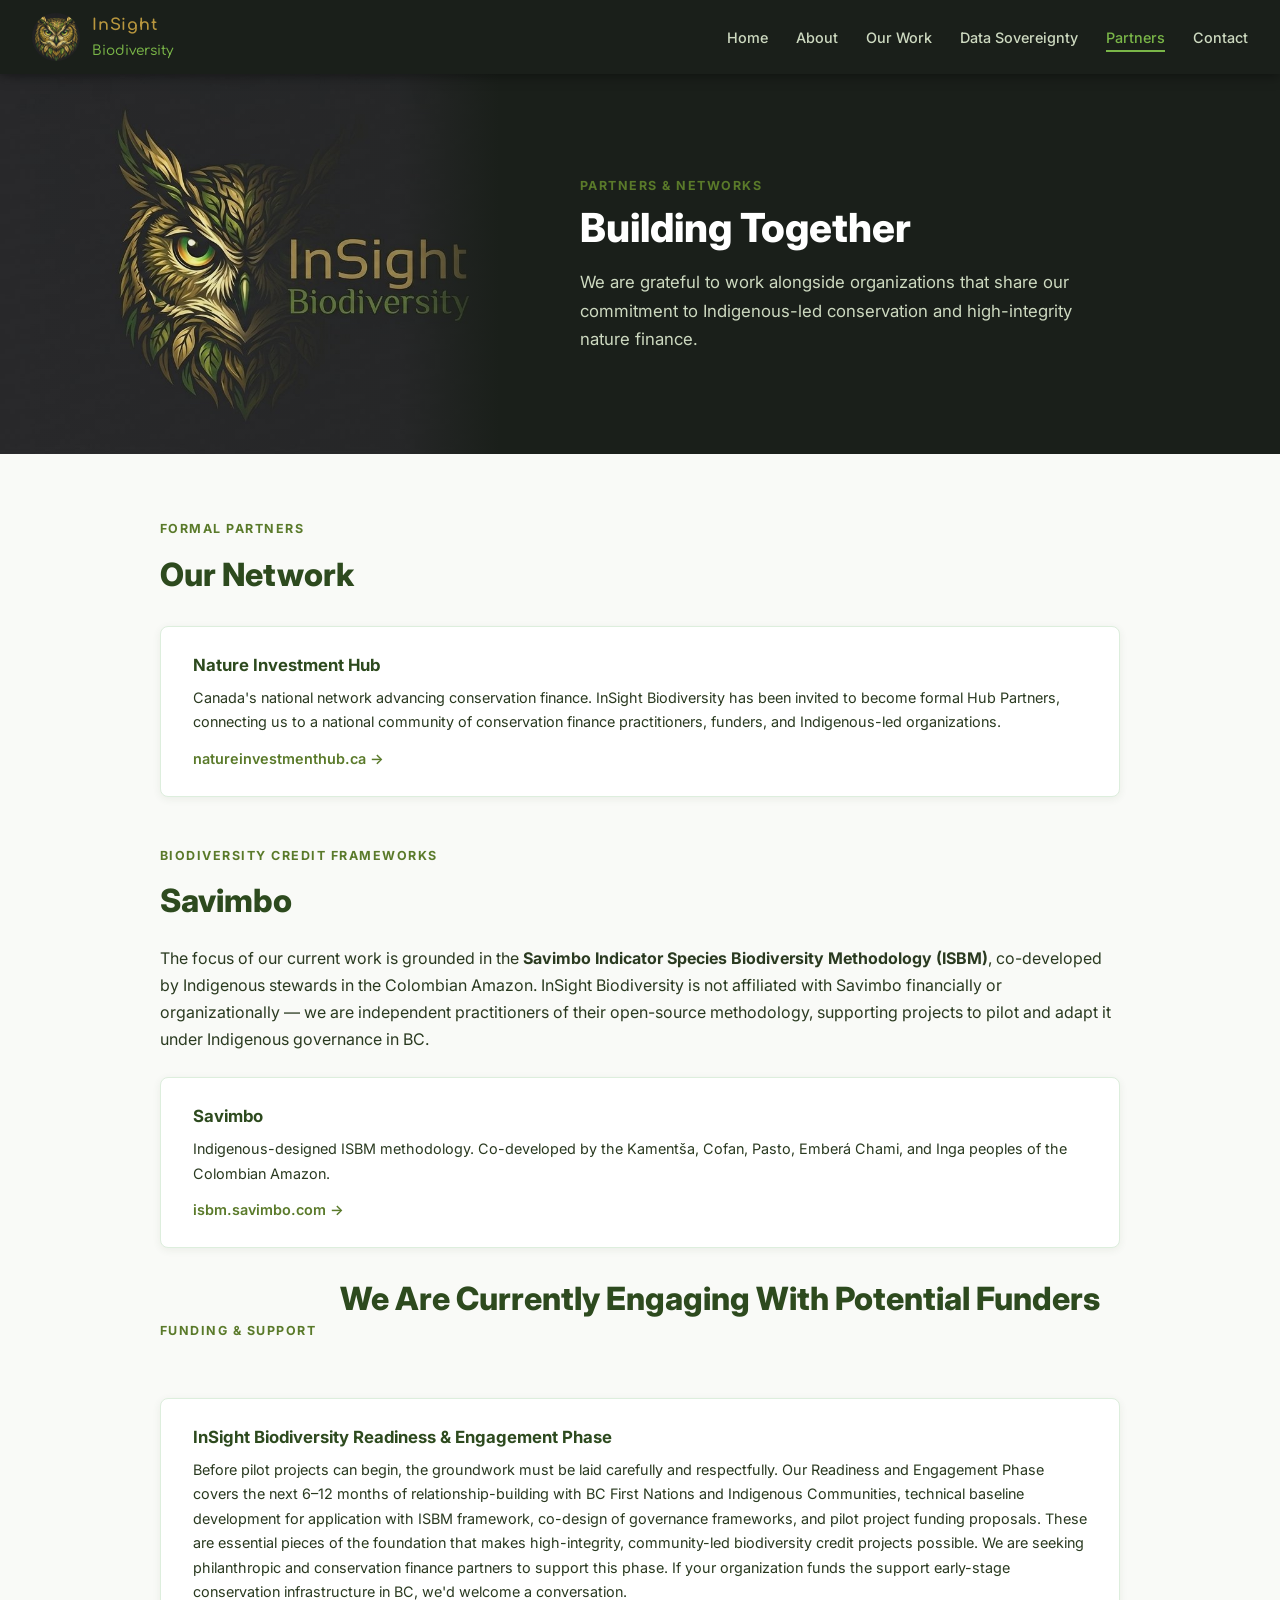
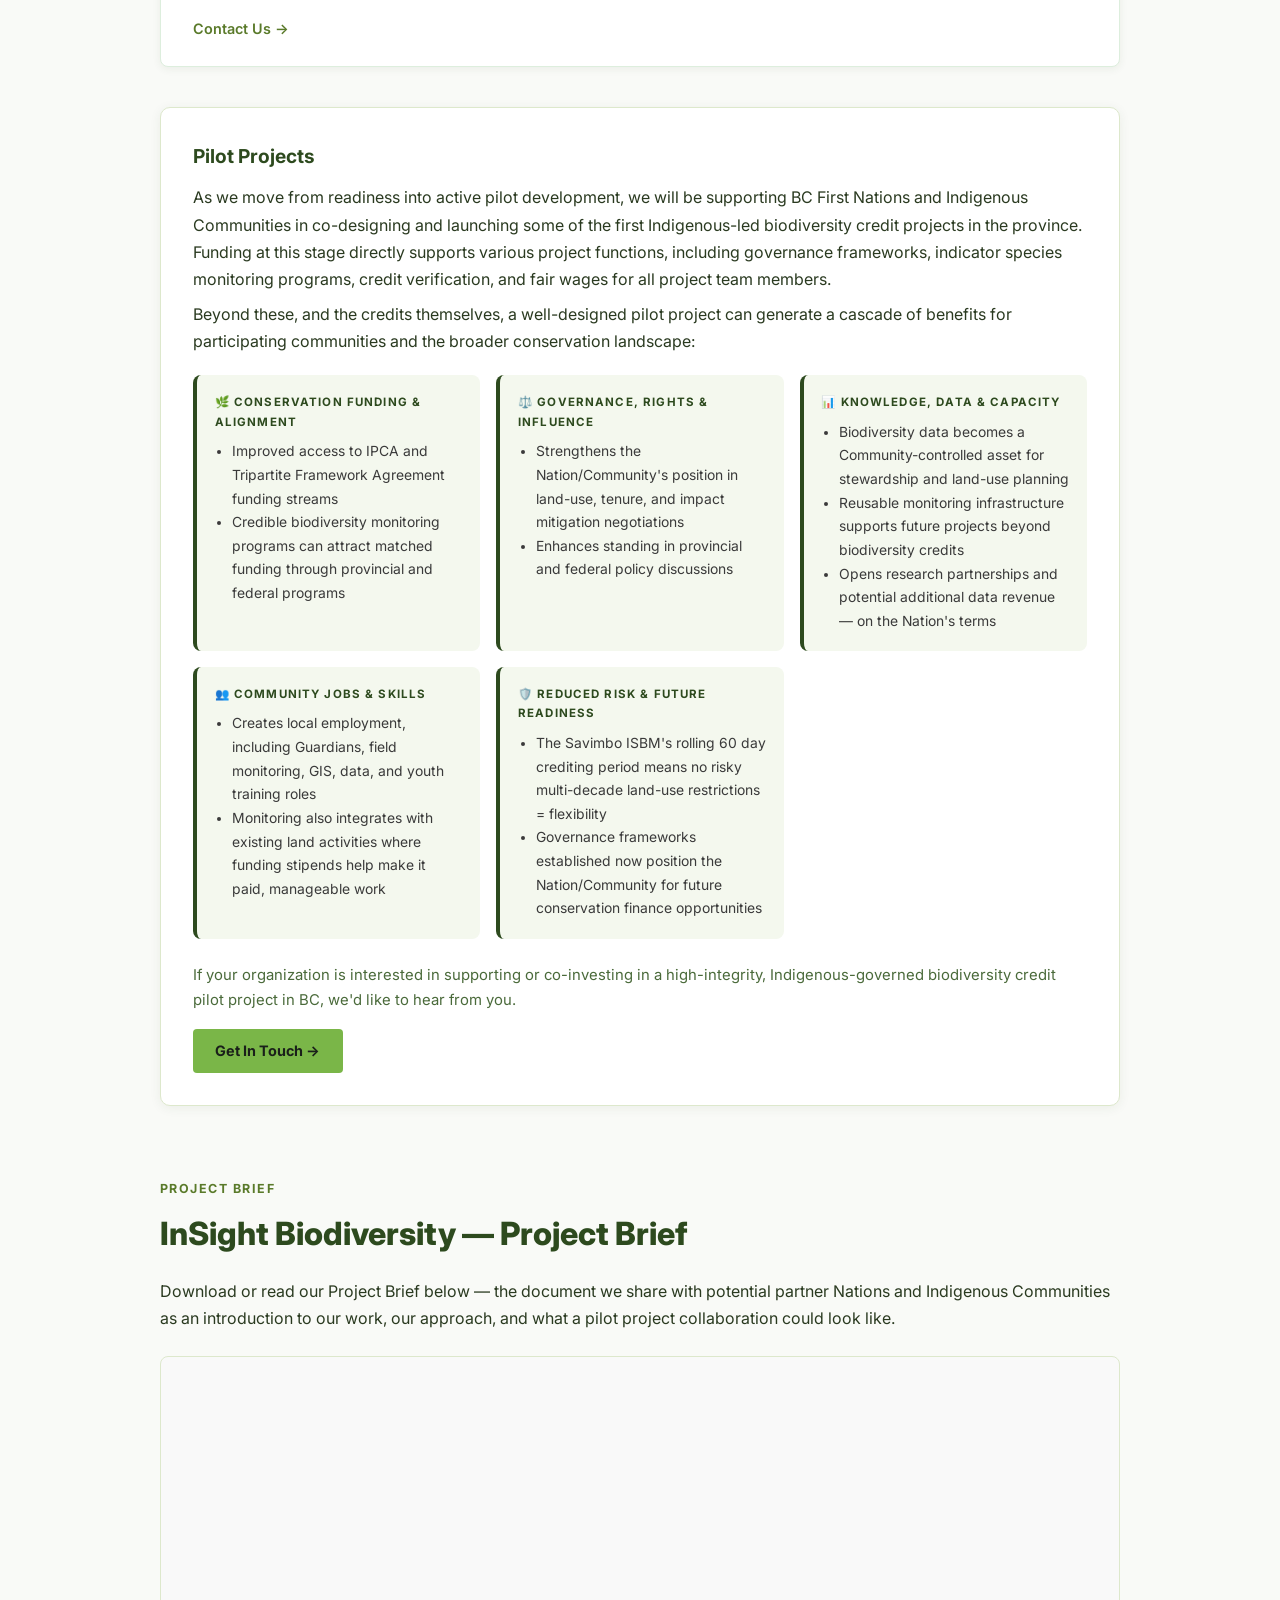
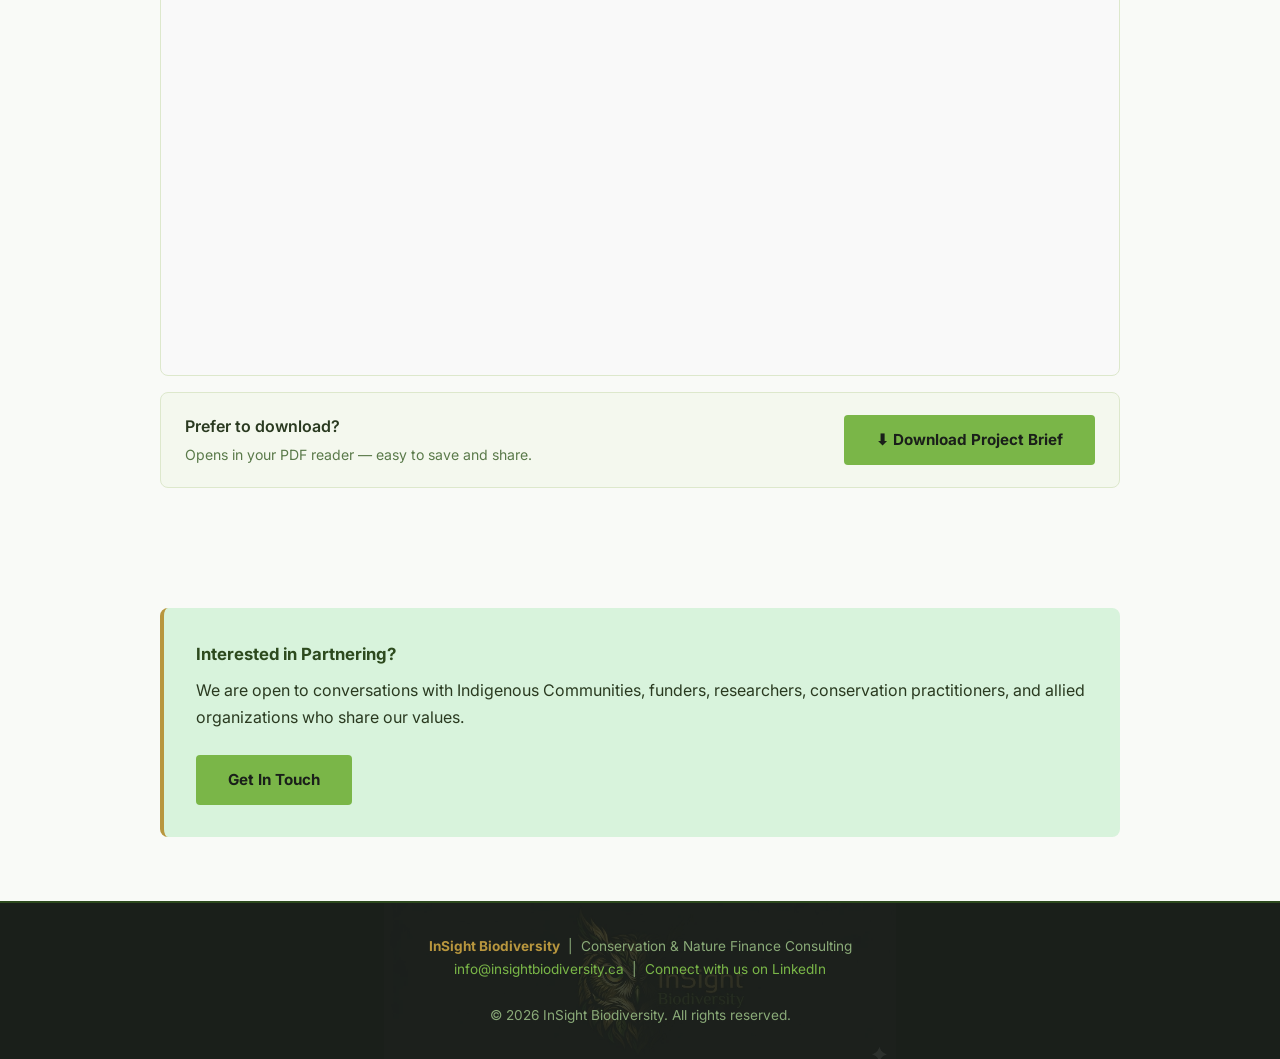
<file: partners.html>
<!DOCTYPE html>
<html lang="en">
<head>
  <meta charset="UTF-8">
  <meta name="viewport" content="width=device-width, initial-scale=1.0">
  <title>Partners &mdash; InSight Biodiversity</title>
  <link rel="stylesheet" href="style.css">
  <link rel="preconnect" href="https://fonts.googleapis.com">
  <link rel="preconnect" href="https://fonts.gstatic.com" crossorigin>
  <link href="https://fonts.googleapis.com/css2?family=Comfortaa:wght@300..700&family=Inter:wght@400;500;600;700;800&display=swap" rel="stylesheet">
</head>
<body>
<nav>
  <div class="nav-logo">
    <img src="owl-logo-close.jpg" alt="InSight Biodiversity">
    <div class="nav-logo-text">
      <div class="top" style="font-family:'Comfortaa', sans-serif;">InSight</div>
      <div class="bottom" style="font-family:'Comfortaa', sans-serif;">Biodiversity</div>
    </div>
  </div>
  <ul class="nav-links" id="navLinks">
    <li><a href="index.html">Home</a></li>
    <li><a href="about.html">About</a></li>
    <li><a href="work.html">Our Work</a></li>
    <li><a href="data-sovereignty.html">Data Sovereignty</a></li>
    <li><a href="partners.html" class="active">Partners</a></li>
    <li><a href="contact.html">Contact</a></li>
  </ul>
  <div class="nav-toggle" onclick="document.getElementById('navLinks').classList.toggle('open')">
    <span></span><span></span><span></span>
  </div>
</nav>
<section style="background:var(--dark);padding:0;overflow:hidden;">
  <div style="display:flex;flex-wrap:wrap;min-height:380px;">
    <div style="flex:0 0 500px;min-height:380px;
                background:url('owl-logo.jpg') center/cover no-repeat;
                position:relative;order:0;">
      <div style="position:absolute;inset:0;
                  background:linear-gradient(to left,var(--dark) 0%,rgba(26,31,26,0.15) 20%,rgba(26,31,26,0.0) 100%);"></div>
    </div>
    <div style="flex:1 1 340px;padding:4rem 3rem 4rem 5rem;display:flex;
                flex-direction:column;justify-content:center;order:1;">
      <p class="section-label">Partners &amp; Networks</p>
      <h1 style="color:white;font-size:clamp(1.6rem,3.2vw,2.5rem);
                 font-weight:800;line-height:1.2;margin-bottom:1rem;">Building Together</h1>
      <p style="color:#cdd9c0;font-size:1.05rem;max-width:500px;margin-bottom:0;">We are grateful to work alongside organizations that share our commitment to Indigenous-led conservation and high-integrity nature finance.</p>
    </div>
  </div>
</section>

<section>
  <div class="section-inner">
    <p class="section-label">Formal Partners</p>
    <h2>Our Network</h2>
    <div class="partner-cards">
      <div class="partner-card">
        <h3>Nature Investment Hub</h3>
        <p>Canada's national network advancing conservation finance. InSight Biodiversity has been invited to become formal Hub Partners, connecting us to a national community of conservation finance practitioners, funders, and Indigenous-led organizations.</p>
        <a href="https://natureinvestmenthub.ca" target="_blank" style="color:var(--mid);font-weight:600;font-size:0.9rem;display:inline-block;margin-top:0.75rem">natureinvestmenthub.ca &rarr;</a>
      </div>
    </div>

    <p class="section-label" style="margin-top:3rem">Biodiversity Credit Frameworks</p>
    <h2>Savimbo</h2>
    <p>The focus of our current work is grounded in the <strong>Savimbo Indicator Species Biodiversity Methodology (ISBM)</strong>, co-developed by Indigenous stewards in the Colombian Amazon. InSight Biodiversity is not affiliated with Savimbo financially or organizationally &mdash; we are independent practitioners of their open-source methodology, supporting projects to pilot and adapt it under Indigenous governance in BC.</p>
    <div class="partner-cards">
      <div class="partner-card">
        <h3>Savimbo</h3>
        <p>Indigenous-designed ISBM methodology. Co-developed by the Kament&#353;a, Cofan, Pasto, Ember&aacute; Chami, and Inga peoples of the Colombian Amazon.</p>
        <a href="https://isbm.savimbo.com" target="_blank" style="color:var(--mid);font-weight:600;font-size:0.9rem;display:inline-block;margin-top:0.75rem">isbm.savimbo.com &rarr;</a>

        
    </div>

    <p class="section-label" style="margin-top:3rem">Funding &amp; Support</p>
    <h2>We Are Currently Engaging With Potential Funders</h2>
    <div class="partner-cards">

      <!-- READINESS CARD -->
      <div class="partner-card">
        <h3>InSight Biodiversity Readiness &amp; Engagement Phase</h3>
        <p>Before pilot projects can begin, the groundwork must be laid carefully and respectfully. Our Readiness and Engagement Phase covers the next 6&ndash;12 months of relationship-building with BC First Nations and Indigenous Communities, technical baseline development for application with ISBM framework, co-design of governance frameworks, and pilot project funding proposals. These are essential pieces of the foundation that makes high-integrity, community-led biodiversity credit projects possible. We are seeking philanthropic and conservation finance partners to support this phase. If your organization funds the support early-stage conservation infrastructure in BC, we'd welcome a conversation.</p>
        <a href="contact.html" target="_blank" style="color:var(--mid);font-weight:600;font-size:0.9rem;display:inline-block;margin-top:0.75rem">Contact Us &rarr;</a>
      </div>

      <!-- PILOT PROJECT CARD -->
      <div style="padding:2rem;background:white;border-radius:10px;border:1px solid #dde8cc;box-shadow:0 2px 12px rgba(45,74,30,0.07);margin-top:1rem;">
        <h3 style="font-size:1.2rem;margin-bottom:0.75rem;">Pilot Projects</h3>
        <p style="margin-bottom:0.5rem;">As we move from readiness into active pilot development, we will be supporting BC First Nations and Indigenous Communities in co-designing and launching some of the first Indigenous-led biodiversity credit projects in the province. Funding at this stage directly supports various project functions, including governance frameworks, indicator species monitoring programs, credit verification, and fair wages for all project team members.</p>
        <p style="margin-bottom:1.25rem;">Beyond these, and the credits themselves, a well-designed pilot project can generate a cascade of benefits for participating communities and the broader conservation landscape:</p>

        <div style="display:grid;grid-template-columns:repeat(auto-fit,minmax(240px,1fr));gap:1rem;margin-bottom:1.5rem;">
          <div style="background:#f4f8ee;border-radius:8px;padding:1.1rem;border-left:4px solid var(--forest);">
            <p style="font-size:0.72rem;font-weight:700;letter-spacing:0.1em;text-transform:uppercase;color:var(--forest);margin-bottom:0.5rem;">🌿 Conservation Funding &amp; Alignment</p>
            <ul style="margin:0;padding-left:1.1rem;font-size:0.87rem;line-height:1.7;color:#3a3a3a;">
              <li>Improved access to IPCA and Tripartite Framework Agreement funding streams</li>
              <li>Credible biodiversity monitoring programs can attract matched funding through provincial and federal programs</li>
            </ul>
          </div>
          <div style="background:#f4f8ee;border-radius:8px;padding:1.1rem;border-left:4px solid var(--forest);">
            <p style="font-size:0.72rem;font-weight:700;letter-spacing:0.1em;text-transform:uppercase;color:var(--forest);margin-bottom:0.5rem;">⚖️ Governance, Rights &amp; Influence</p>
            <ul style="margin:0;padding-left:1.1rem;font-size:0.87rem;line-height:1.7;color:#3a3a3a;">
              <li>Strengthens the Nation/Community's position in land-use, tenure, and impact mitigation negotiations</li>
              <li>Enhances standing in provincial and federal policy discussions</li>
            </ul>
          </div>
          <div style="background:#f4f8ee;border-radius:8px;padding:1.1rem;border-left:4px solid var(--forest);">
            <p style="font-size:0.72rem;font-weight:700;letter-spacing:0.1em;text-transform:uppercase;color:var(--forest);margin-bottom:0.5rem;">📊 Knowledge, Data &amp; Capacity</p>
            <ul style="margin:0;padding-left:1.1rem;font-size:0.87rem;line-height:1.7;color:#3a3a3a;">
              <li>Biodiversity data becomes a Community-controlled asset for stewardship and land-use planning</li>
              <li>Reusable monitoring infrastructure supports future projects beyond biodiversity credits</li>
              <li>Opens research partnerships and potential additional data revenue — on the Nation's terms</li>
            </ul>
          </div>
          <div style="background:#f4f8ee;border-radius:8px;padding:1.1rem;border-left:4px solid var(--forest);">
            <p style="font-size:0.72rem;font-weight:700;letter-spacing:0.1em;text-transform:uppercase;color:var(--forest);margin-bottom:0.5rem;">👥 Community Jobs &amp; Skills</p>
            <ul style="margin:0;padding-left:1.1rem;font-size:0.87rem;line-height:1.7;color:#3a3a3a;">
              <li>Creates local employment, including Guardians, field monitoring, GIS, data, and youth training roles</li>
              <li>Monitoring also integrates with existing land activities where funding stipends help make it paid, manageable work</li>
            </ul>
          </div>
          <div style="background:#f4f8ee;border-radius:8px;padding:1.1rem;border-left:4px solid var(--forest);">
            <p style="font-size:0.72rem;font-weight:700;letter-spacing:0.1em;text-transform:uppercase;color:var(--forest);margin-bottom:0.5rem;">🛡️ Reduced Risk &amp; Future Readiness</p>
            <ul style="margin:0;padding-left:1.1rem;font-size:0.87rem;line-height:1.7;color:#3a3a3a;">
              <li>The Savimbo ISBM's rolling 60 day crediting period means no risky multi-decade land-use restrictions = flexibility</li>
              <li>Governance frameworks established now position the Nation/Community for future conservation finance opportunities</li>
            </ul>
          </div>
        </div>

        <p style="font-size:0.93rem;color:#4a6a3a;margin-bottom:1rem;">If your organization is interested in supporting or co-investing in a high-integrity, Indigenous-governed biodiversity credit pilot project in BC, we'd like to hear from you.</p>
        <a href="contact.html" class="btn btn-primary" style="font-size:0.9rem;padding:0.6rem 1.4rem;">Get In Touch &rarr;</a>
      </div>

    </div>

    <!-- PROJECT BRIEF PDF SECTION -->
    <div style="margin-top:3rem;margin-bottom:3rem;">
      <p class="section-label">Project Brief</p>
      <h2>InSight Biodiversity &mdash; Project Brief</h2>
      <p style="margin-bottom:1.5rem;">Download or read our Project Brief below &mdash; the document we share with potential partner Nations and Indigenous Communities as an introduction to our work, our approach, and what a pilot project collaboration could look like.</p>

      <iframe src="InSight-Biodiversity-Project-Brief.pdf"
              width="100%"
              height="620px"
              style="border:1px solid #dde8cc;border-radius:8px;display:block;background:#f9f9f9;margin-bottom:1rem;">
        <p style="padding:1rem;">Your browser does not support embedded PDFs.
          <a href="InSight-Biodiversity-Project-Brief.pdf" download>Download the PDF here</a>.
        </p>
      </iframe>

      <div style="display:flex;align-items:center;gap:1rem;flex-wrap:wrap;
                  padding:1.25rem 1.5rem;background:#f4f8ee;border-radius:8px;
                  border:1px solid #dde8cc;">
        <div style="flex:1;min-width:200px;">
          <p style="font-weight:600;margin:0 0 0.2rem;">Prefer to download?</p>
          <p style="font-size:0.88rem;color:#5a7a4a;margin:0;">Opens in your PDF reader &mdash; easy to save and share.</p>
        </div>
        <a href="InSight-Biodiversity-Project-Brief.pdf"
           download
           class="btn btn-primary"
           style="white-space:nowrap;flex-shrink:0;">&#11015; Download Project Brief</a>
      </div>
    </div>

    <!-- INTERESTED IN PARTNERING -->
    <div style="margin-top:3rem;padding:2rem;background:var(--light);border-radius:8px;border-left:4px solid var(--gold)">
      <h3>Interested in Partnering?</h3>
      <p>We are open to conversations with Indigenous Communities, funders, researchers, conservation practitioners, and allied organizations who share our values.</p>
      <a href="contact.html" class="btn btn-primary" style="margin-top:0.5rem">Get In Touch</a>
    </div>

  </div>
</section>
<footer style="position:relative;overflow:hidden;">
  <div style="position:absolute;inset:0;background:url('owl-logo.jpg') center/40% no-repeat;opacity:0.15;pointer-events:none;"></div>
  <div style="position:relative;z-index:1;">
    <strong>InSight Biodiversity</strong> &nbsp;|&nbsp; Conservation & Nature Finance Consulting<br>
    <a href="mailto:info@insightbiodiversity.ca" target="_blank" rel="noopener noreferrer">info@insightbiodiversity.ca</a>
&nbsp;|&nbsp;
<a href="https://www.linkedin.com/company/insight-biodiversity/" target="_blank" rel="noopener noreferrer">Connect with us on LinkedIn</a><br><br>
    &copy; 2026 InSight Biodiversity. All rights reserved.
  </div>
</footer>
</body>
</html>
</file>
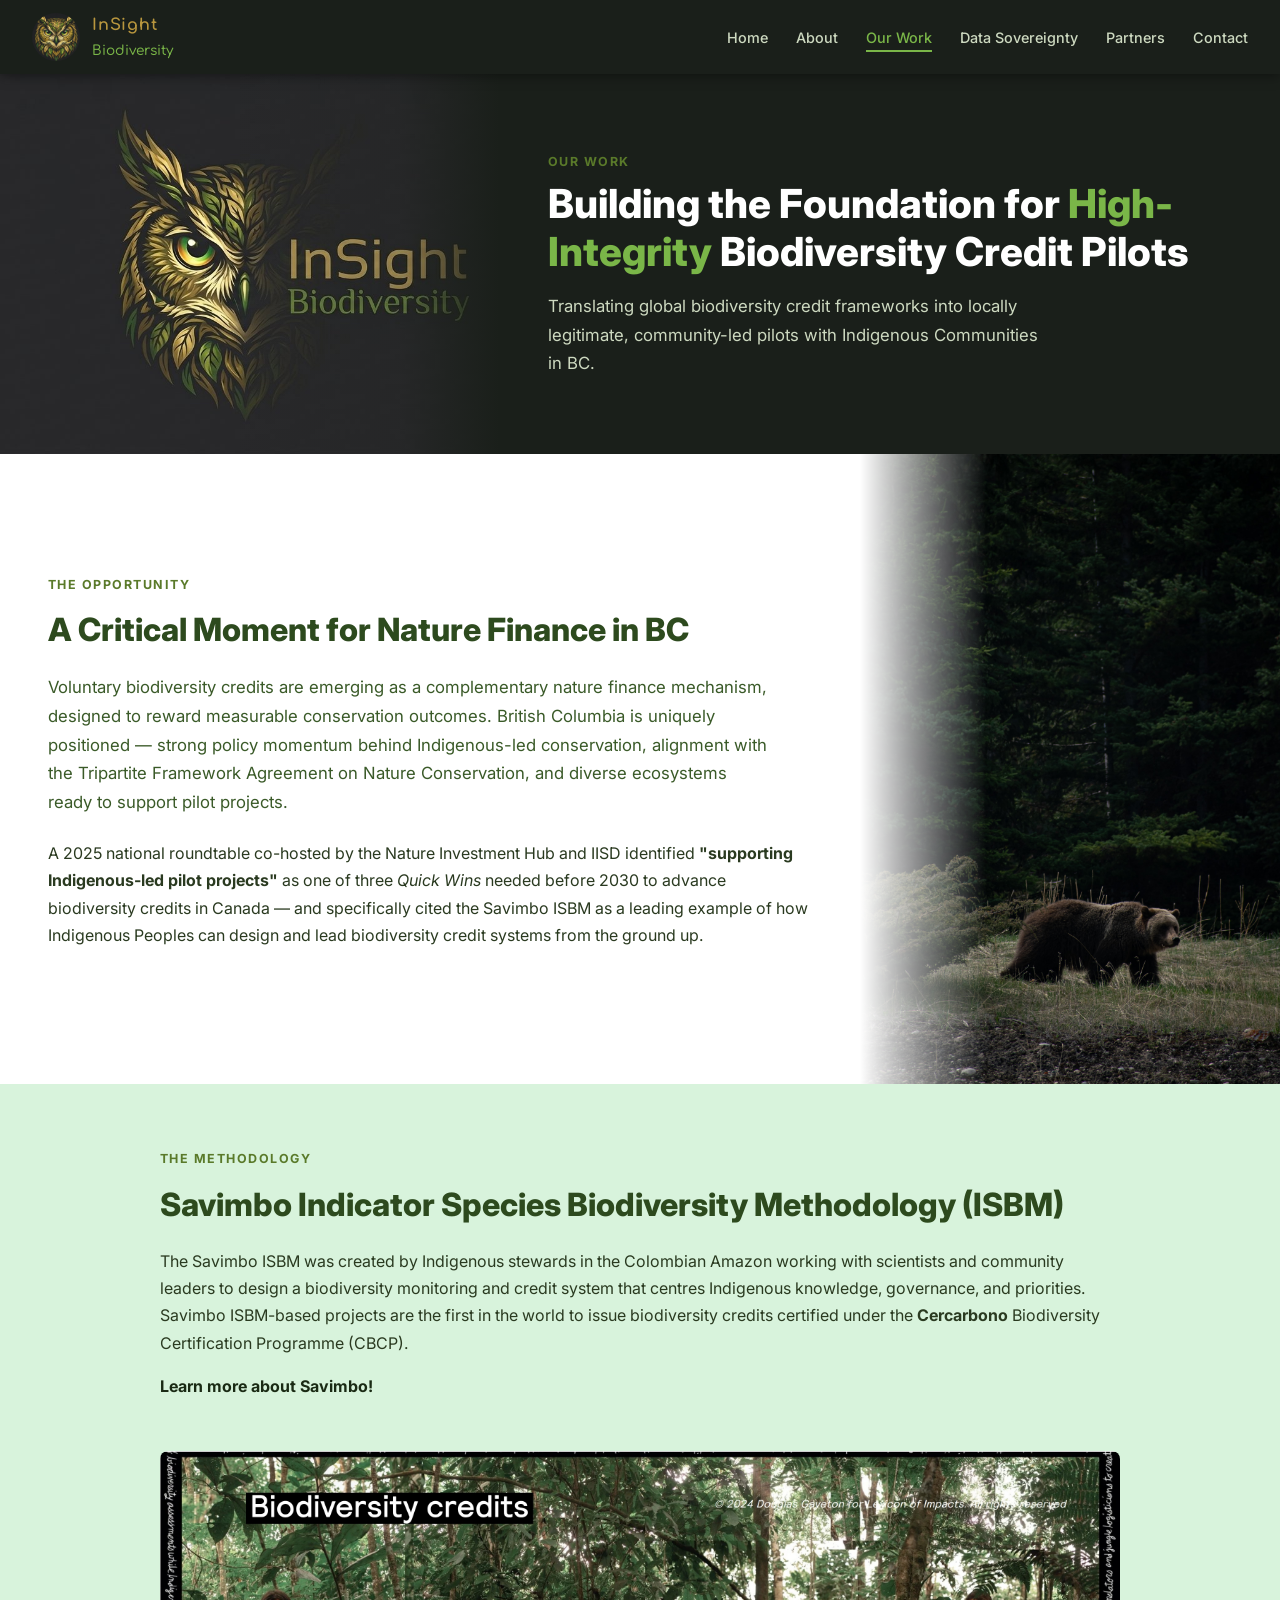
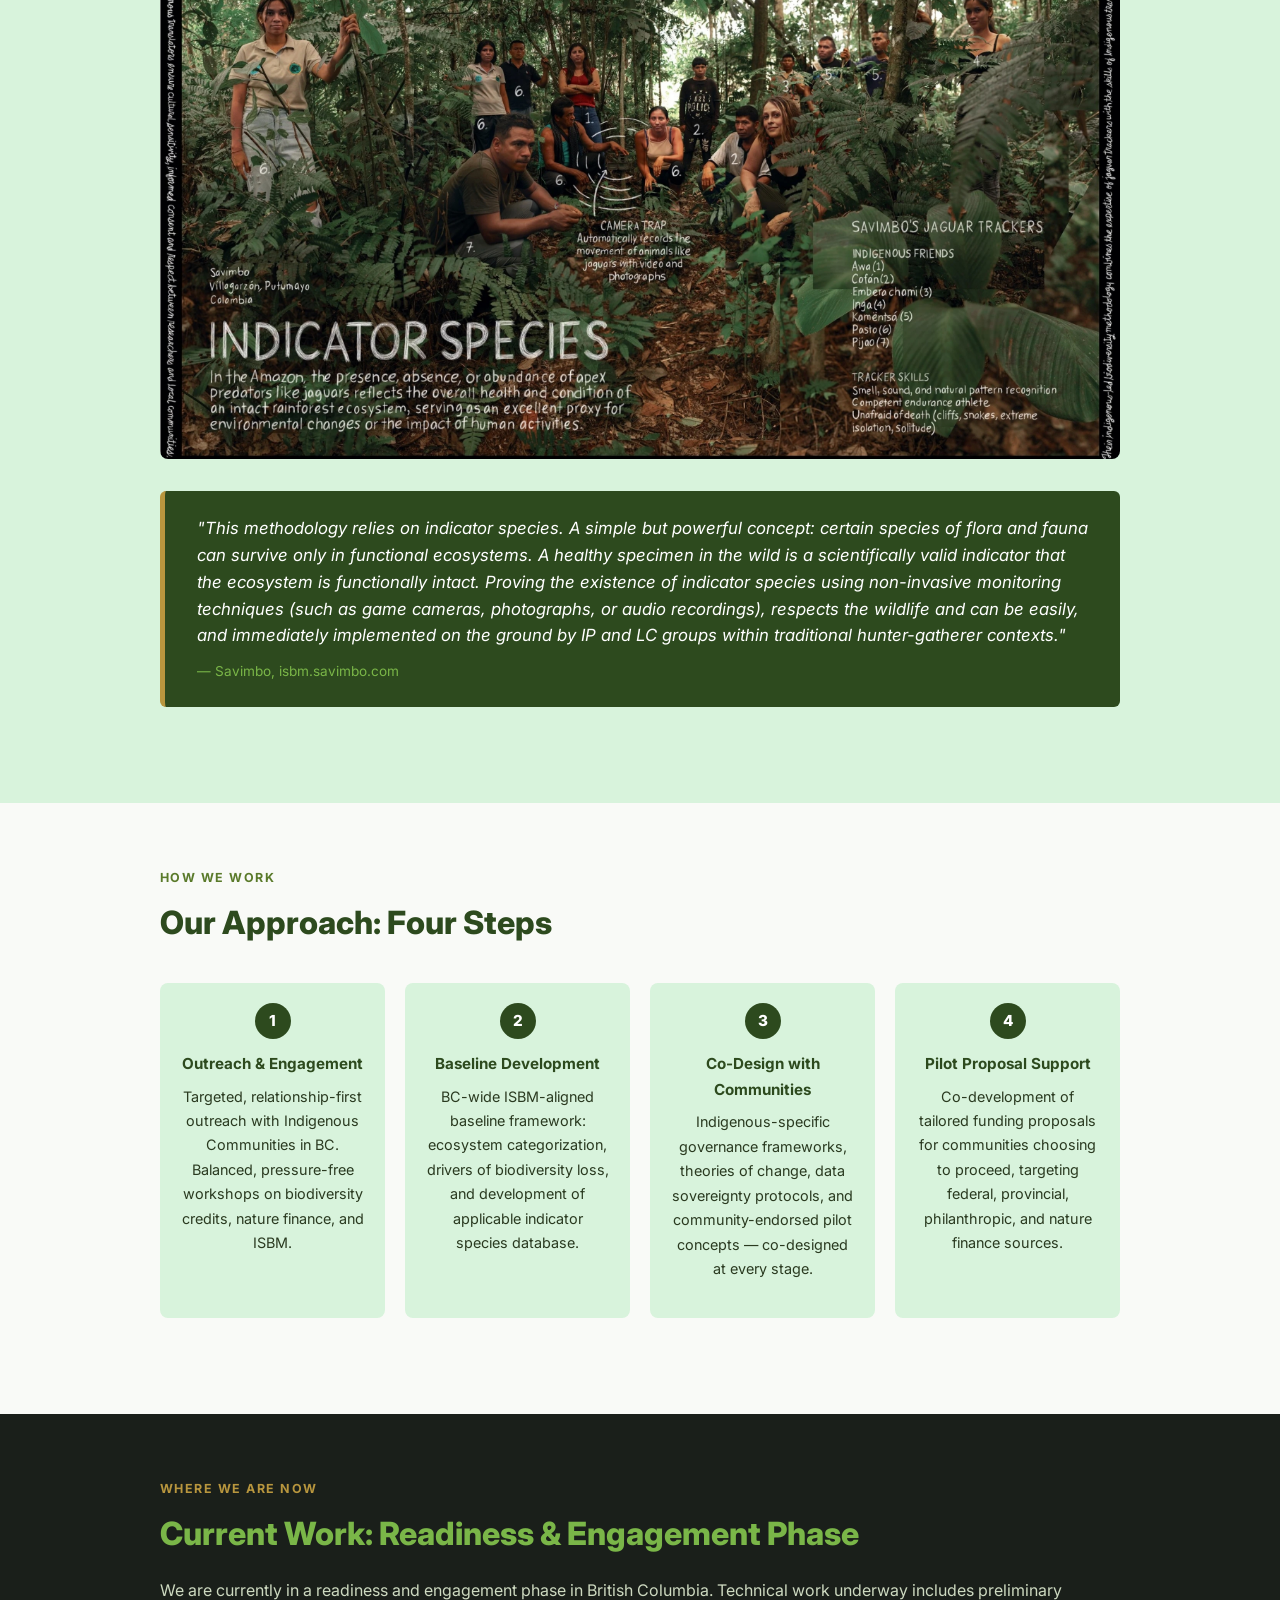
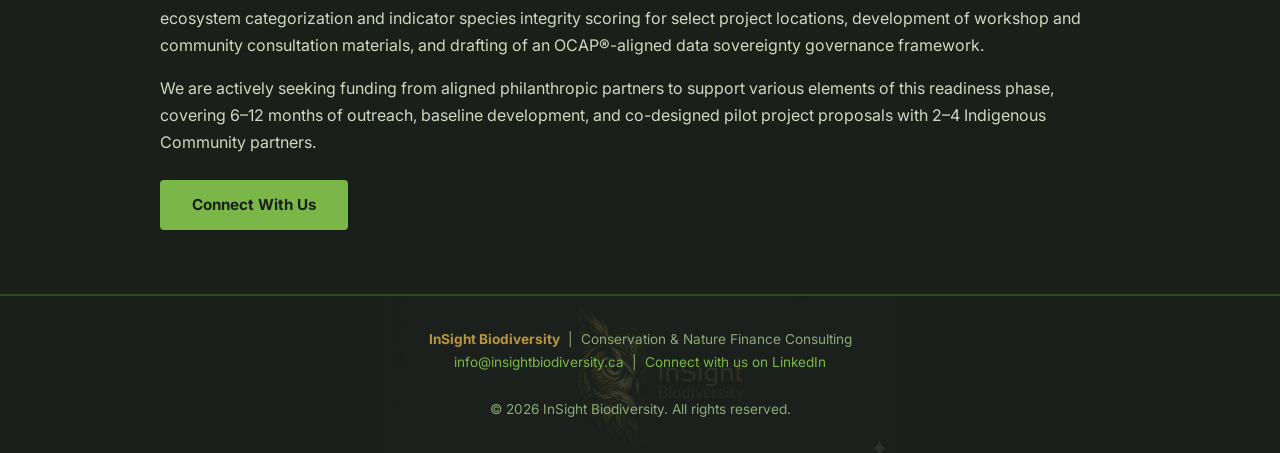
<file: work.html>
<!DOCTYPE html>
<html lang="en">
<head>
  <meta charset="UTF-8">
  <meta name="viewport" content="width=device-width, initial-scale=1.0">
  <title>Home &mdash; InSight Biodiversity</title>
  <link rel="stylesheet" href="style.css">
  <link rel="preconnect" href="https://fonts.googleapis.com">
  <link rel="preconnect" href="https://fonts.gstatic.com" crossorigin>
  <link href="https://fonts.googleapis.com/css2?family=Comfortaa:wght@300..700&family=Inter:wght@400;500;600;700;800&display=swap" rel="stylesheet">
</head>
<body>
<nav>
 <div class="nav-logo">
    <img src="owl-logo-close.jpg" alt="InSight Biodiversity">
    <div class="nav-logo-text">
     <div class="top" style="font-family:'Comfortaa', sans-serif;">InSight</div>
<div class="bottom" style="font-family:'Comfortaa', sans-serif;">Biodiversity</div>

    </div>
  </div>
  <ul class="nav-links" id="navLinks">
    <li><a href="index.html">Home</a></li>
<li><a href="about.html">About</a></li>
<li><a href="work.html" class="active">Our Work</a></li>
<li><a href="data-sovereignty.html">Data Sovereignty</a></li>
<li><a href="partners.html">Partners</a></li>
<li><a href="contact.html">Contact</a></li>
  </ul>
  <div class="nav-toggle" onclick="document.getElementById('navLinks').classList.toggle('open')">
    <span></span><span></span><span></span>
  </div>
</nav>
<section style="background:var(--dark);padding:0;overflow:hidden;">
  <div style="display:flex;flex-wrap:wrap;min-height:380px;">
    <!-- Left: owl image panel -->
    <div style="flex:0 0 500px;min-height:380px;
                background:url('owl-logo.jpg') center/cover no-repeat;
                position:relative;order:0;">
      <div style="position:absolute;inset:0;
                  background:linear-gradient(to left,var(--dark) 0%,rgba(26,31,26,0.15) 20%,rgba(26,31,26,0.0) 55%);"></div>
    </div>
    <!-- Right: text -->
    <div style="flex:1 1 340px;padding:4rem 3rem;display:flex;
                flex-direction:column;justify-content:center;order:1;">
      <p class="section-label">Our Work</p>
      <h1 style="color:white;font-size:clamp(1.6rem,3.2vw,2.5rem);
                 font-weight:800;line-height:1.2;margin-bottom:1rem;">Building the Foundation for <span style="color:var(--lime)">High-Integrity</span> Biodiversity Credit Pilots</h1>
      <p style="color:#cdd9c0;font-size:1.05rem;max-width:500px;margin-bottom:0;">Translating global biodiversity credit frameworks into locally legitimate, community-led pilots with Indigenous Communities in BC.</p>
      
    </div>
  </div>
</section>
<section style="padding:0;overflow:hidden;">
  <div style="display:flex;flex-wrap:wrap;min-height:420px;align-items:stretch;">
    <!-- Left: text -->
    <div style="flex:1 1 340px;padding:4rem 3rem;display:flex;flex-direction:column;justify-content:center;order:0;background:var(--white);">
      <p class="section-label">The Opportunity</p>
      <h2 style="margin-bottom:1rem;">A Critical Moment for Nature Finance in BC</h2>
      <p class="lead">Voluntary biodiversity credits are emerging as a complementary nature finance mechanism, designed to reward measurable conservation outcomes. British Columbia is uniquely positioned &mdash; strong policy momentum behind Indigenous-led conservation, alignment with the Tripartite Framework Agreement on Nature Conservation, and diverse ecosystems ready to support pilot projects.</p>
      <p>A 2025 national roundtable co-hosted by the Nature Investment Hub and IISD identified <strong>"supporting Indigenous-led pilot projects"</strong> as one of three <em>Quick Wins</em> needed before 2030 to advance biodiversity credits in Canada &mdash; and specifically cited the Savimbo ISBM as a leading example of how Indigenous Peoples can design and lead biodiversity credit systems from the ground up.</p>
    </div>
    <!-- Right: grizzly photo -->
    <div style="flex:0 0 420px;min-height:420px;position:relative;order:1;">
      <img src="Connors-Grizzly.jpg" alt="Grizzly bear in British Columbia"
           style="width:100%;height:100%;object-fit:cover;object-position:center;display:block;">
      <div style="position:absolute;inset:0;
                  background:linear-gradient(to right,var(--white) 0%,rgba(255,255,255,0.0) 30%);"></div>
    </div>
  </div>
</section>

<section class="section-light">
  <div class="section-inner">
    <p class="section-label">The Methodology</p>
    <h2>Savimbo Indicator Species Biodiversity Methodology (ISBM)</h2>
    <p>The Savimbo ISBM was created by Indigenous stewards in the Colombian Amazon working with scientists and community leaders to design a biodiversity monitoring and credit system that centres Indigenous knowledge, governance, and priorities. Savimbo ISBM-based projects are the first in the world to issue biodiversity credits certified under the <a href="https://www.cercarbono.com/first-cbcp-certified-biodiversity-credits-issued/" target="_blank"><strong> Cercarbono</strong></a> Biodiversity Certification Programme (CBCP).</p>
     <a href="https://www.savimbo.com" target="_blank"><strong>Learn more about Savimbo!</strong></a><br><br>
    <img src="savimbo-indicator-species.jpg" alt="Savimbo Indicator Species Biodiversity Methodology"
         style="width:100%;max-height:none;object-fit:cover;object-position:center;
                border-radius:8px;margin:1.5rem 0;display:block;">
    <div class="callout">"This methodology relies on indicator species. A simple but powerful concept: certain species of flora and fauna can survive only in functional ecosystems. A healthy specimen in the wild is a scientifically valid indicator that the ecosystem is functionally intact. Proving the existence of indicator species using non-invasive monitoring techniques (such as game cameras, photographs, or audio recordings), respects the wildlife and can be easily, and immediately implemented on the ground by IP and LC groups within traditional hunter-gatherer contexts."<cite>&mdash; Savimbo, isbm.savimbo.com</cite></div>
  </div>
</section>

<section>
  <div class="section-inner">
    <p class="section-label">How We Work</p>
    <h2>Our Approach: Four Steps</h2>
    <div class="steps">
      <div class="step"><div class="step-num">1</div><h3>Outreach &amp; Engagement</h3><p style="font-size:0.9rem">Targeted, relationship-first outreach with Indigenous Communities in BC. Balanced, pressure-free workshops on biodiversity credits, nature finance, and ISBM.</p></div>
      <div class="step"><div class="step-num">2</div><h3>Baseline Development</h3><p style="font-size:0.9rem">BC-wide ISBM-aligned baseline framework: ecosystem categorization, drivers of biodiversity loss, and development of applicable indicator species database.</p></div>
      <div class="step"><div class="step-num">3</div><h3>Co-Design with Communities</h3><p style="font-size:0.9rem">Indigenous-specific governance frameworks, theories of change, data sovereignty protocols, and community-endorsed pilot concepts &mdash; co-designed at every stage.</p></div>
      <div class="step"><div class="step-num">4</div><h3>Pilot Proposal Support</h3><p style="font-size:0.9rem">Co-development of tailored funding proposals for communities choosing to proceed, targeting federal, provincial, philanthropic, and nature finance sources.</p></div>
    </div>
  </div>
</section>

<section class="section-dark">
  <div class="section-inner">
    <p class="section-label">Where We Are Now</p>
    <h2>Current Work: Readiness &amp; Engagement Phase</h2>
    <p>We are currently in a readiness and engagement phase in British Columbia. Technical work underway includes preliminary ecosystem categorization and indicator species integrity scoring for select project locations, development of workshop and community consultation materials, and drafting of an OCAP&reg;-aligned data sovereignty governance framework.</p>
    <p>We are actively seeking funding from aligned philanthropic partners to support various elements of this readiness phase, covering 6&ndash;12 months of outreach, baseline development, and co-designed pilot project proposals with 2&ndash;4 Indigenous Community partners.</p>
    <a href="contact.html" class="btn btn-primary" style="margin-top:0.5rem">Connect With Us</a>
  </div>
</section>

<footer style="position:relative;overflow:hidden;">
  <div style="position:absolute;inset:0;background:url('owl-logo.jpg') center/40% no-repeat;opacity:0.15;pointer-events:none;"></div>
  <div style="position:relative;z-index:1;">
    <strong>InSight Biodiversity</strong> &nbsp;|&nbsp; Conservation & Nature Finance Consulting<br>
    <a href="mailto:info@insightbiodiversity.ca" target="_blank" rel="noopener noreferrer">info@insightbiodiversity.ca</a>
&nbsp;|&nbsp;
<a href="https://www.linkedin.com/company/insight-biodiversity/" target="_blank" rel="noopener noreferrer">Connect with us on LinkedIn</a><br><br>
    &copy; 2026 InSight Biodiversity. All rights reserved.
  </div>
</footer>
</body>
</html>
</file>
<file: style.css>
*, *::before, *::after { box-sizing: border-box; margin: 0; padding: 0; }
html { scroll-behavior: smooth; }
body { font-family: 'Inter', 'Segoe UI', Arial, sans-serif; background: #f9faf7; color: #1a2a14; line-height: 1.7; font-size: 16px; }
a { color: inherit; text-decoration: none; }
img { max-width: 100%; display: block; }
:root { --dark:#1a1f1a; --forest:#2d4a1e; --mid:#5a7a2a; --gold:#b8963e; --lime:#7ab648; --light:#d8f3dc; --offwhite:#f9faf7; --white:#ffffff; }

nav { position:sticky; top:0; z-index:100; background:var(--dark); display:flex; align-items:center; justify-content:space-between; padding:0.75rem 2rem; box-shadow:0 2px 12px rgba(0,0,0,0.4); }
.nav-logo { display:flex; align-items:center; gap:0.75rem; }
.nav-logo img { height:48px; width:48px; border-radius:50%; object-fit:cover; }
.nav-logo-text .top { font-size:1rem; font-weight:700; color:var(--gold); letter-spacing:0.05em; }
.nav-logo-text .bottom { font-size:0.85rem; font-weight:500; color:var(--lime); }
.nav-links { display:flex; gap:1.75rem; list-style:none; }
.nav-links a { color:#cdd9c0; font-size:0.9rem; font-weight:500; padding:0.25rem 0; border-bottom:2px solid transparent; transition:color 0.2s,border-color 0.2s; }
.nav-links a:hover, .nav-links a.active { color:var(--lime); border-bottom-color:var(--lime); }
.nav-toggle { display:none; flex-direction:column; gap:5px; cursor:pointer; }
.nav-toggle span { display:block; width:26px; height:2px; background:var(--gold); border-radius:2px; }

.hero { background:linear-gradient(135deg,var(--dark) 0%,var(--forest) 60%,var(--mid) 100%); color:var(--white); padding:6rem 2rem 5rem; text-align:center; }
.hero-inner { max-width:780px; margin:0 auto; }
.hero h1 { font-size:clamp(1.8rem,4vw,2.8rem); font-weight:800; line-height:1.2; margin-bottom:1rem; }
.hero h1 span { color:var(--lime); }
.hero .sub { font-size:1.05rem; color:#cdd9c0; max-width:600px; margin:0 auto 2rem; }
.btn { display:inline-block; padding:0.75rem 2rem; border-radius:4px; font-weight:700; font-size:0.95rem; cursor:pointer; transition:opacity 0.2s; border:none; }
.btn:hover { opacity:0.85; }
.btn-primary { background:var(--lime); color:var(--dark); }
.btn-outline { background:transparent; color:var(--lime); border:2px solid var(--lime); margin-left:1rem; }

section { padding:4rem 2rem; }
.section-inner { max-width:960px; margin:0 auto; }
.section-label { font-size:0.78rem; font-weight:700; letter-spacing:0.12em; text-transform:uppercase; color:var(--mid); margin-bottom:0.5rem; }
h2 { font-size:clamp(1.4rem,3vw,2rem); font-weight:800; color:var(--forest); margin-bottom:1rem; }
h3 { font-size:1.05rem; font-weight:700; color:var(--forest); margin-bottom:0.5rem; }
p { margin-bottom:1rem; color:#2a3a20; }
.lead { font-size:1.05rem; color:#3a5a28; max-width:720px; margin-bottom:1.5rem; }

.card-grid-3 { display:grid; grid-template-columns:repeat(auto-fit,minmax(240px,1fr)); gap:1.5rem; }
.card-grid-2 { display:grid; grid-template-columns:repeat(auto-fit,minmax(300px,1fr)); gap:1.5rem; }
.card { background:var(--white); border-radius:8px; padding:1.75rem; border:1px solid #ddeedd; box-shadow:0 2px 8px rgba(45,74,30,0.07); transition:transform 0.2s,box-shadow 0.2s; }
.card:hover { transform:translateY(-3px); box-shadow:0 6px 18px rgba(45,74,30,0.13); }
.card-icon { font-size:1.8rem; margin-bottom:0.75rem; }
.card h3 { color:var(--forest); }
.card p { font-size:0.95rem; }

.callout { background:var(--forest); color:var(--white); border-left:5px solid var(--gold); border-radius:6px; padding:1.5rem 2rem; margin:2rem 0; font-size:1.05rem; font-style:italic; line-height:1.6; }
.callout cite { display:block; margin-top:0.75rem; font-size:0.85rem; font-style:normal; color:var(--lime); }

.steps { display:flex; flex-wrap:wrap; gap:1.25rem; margin:2rem 0; }
.step { flex:1 1 180px; background:var(--light); border-radius:8px; padding:1.25rem; text-align:center; }
.step-num { display:inline-block; width:36px; height:36px; border-radius:50%; background:var(--forest); color:var(--white); font-weight:800; line-height:36px; font-size:0.95rem; margin-bottom:0.75rem; }
.step h3 { font-size:0.95rem; }

.team-grid { display:grid; grid-template-columns:repeat(auto-fit,minmax(260px,1fr)); gap:1.5rem; }
.team-card { background:var(--white); border-radius:8px; overflow:hidden; border:1px solid #ddeedd; box-shadow:0 2px 8px rgba(45,74,30,0.07); }
.team-photo { background:var(--light); height:160px; display:flex; align-items:center; justify-content:center; color:var(--mid); font-size:0.85rem; font-style:italic; }
.team-info { padding:1.25rem; }
.team-info .role { font-size:0.82rem; color:var(--mid); font-weight:600; margin-bottom:0.5rem; }

.partner-cards { display:flex; flex-wrap:wrap; gap:1.5rem; margin-top:1.5rem; }
.partner-card { background:var(--white); border:1px solid #ddeedd; border-radius:8px; padding:1.5rem 2rem; box-shadow:0 2px 8px rgba(45,74,30,0.07); min-width:200px; }
.partner-card h3 { color:var(--forest); margin-bottom:0.4rem; }
.partner-card p { font-size:0.9rem; margin:0; }

.ocap-grid { display:grid; grid-template-columns:repeat(auto-fit,minmax(200px,1fr)); gap:1.25rem; margin:1.5rem 0; }
.ocap-card { background:var(--forest); color:var(--white); border-radius:8px; padding:1.5rem; }
.ocap-card .letter { font-size:2.5rem; font-weight:900; color:var(--lime); line-height:1; margin-bottom:0.5rem; }
.ocap-card h3 { color:var(--white); font-size:1rem; margin-bottom:0.4rem; }
.ocap-card p { color:#cdd9c0; font-size:0.9rem; margin:0; }

.care-grid { display:grid; grid-template-columns:repeat(auto-fit,minmax(200px,1fr)); gap:1.25rem; margin:1.5rem 0; }
.care-card { background:var(--light); border-radius:8px; padding:1.5rem; border-left:4px solid var(--gold); }
.care-card .letter { font-size:2rem; font-weight:900; color:var(--gold); line-height:1; margin-bottom:0.5rem; }
.care-card h3 { color:var(--forest); font-size:1rem; margin-bottom:0.4rem; }
.care-card p { color:#3a5a28; font-size:0.9rem; margin:0; }

.contact-form { background:var(--white); border-radius:8px; padding:2rem; border:1px solid #ddeedd; max-width:600px; }
.form-group { margin-bottom:1.25rem; }
label { display:block; font-size:0.88rem; font-weight:600; color:var(--forest); margin-bottom:0.4rem; }
input, textarea { width:100%; padding:0.65rem 0.9rem; border:1px solid #ccddc0; border-radius:4px; font-family:inherit; font-size:0.95rem; color:var(--dark); background:var(--offwhite); transition:border-color 0.2s; }
input:focus, textarea:focus { outline:none; border-color:var(--mid); }
textarea { min-height:130px; resize:vertical; }

.section-dark { background:var(--dark); color:var(--white); }
.section-dark h2 { color:var(--lime); }
.section-dark h3 { color:var(--gold); }
.section-dark p { color:#cdd9c0; }
.section-dark .section-label { color:var(--gold); }
.section-light { background:var(--light); }

footer { background:var(--dark); color:#8aaa78; text-align:center; padding:2rem; font-size:0.85rem; border-top:2px solid var(--forest); }
footer a { color:var(--lime); }
footer strong { color:var(--gold); }

@media (max-width:700px) {
  .nav-links { display:none; flex-direction:column; position:absolute; top:68px; left:0; right:0; background:var(--dark); padding:1rem 2rem; gap:1rem; }
  .nav-links.open { display:flex; }
  .nav-toggle { display:flex; }
  .steps { flex-direction:column; }
}
</file>
